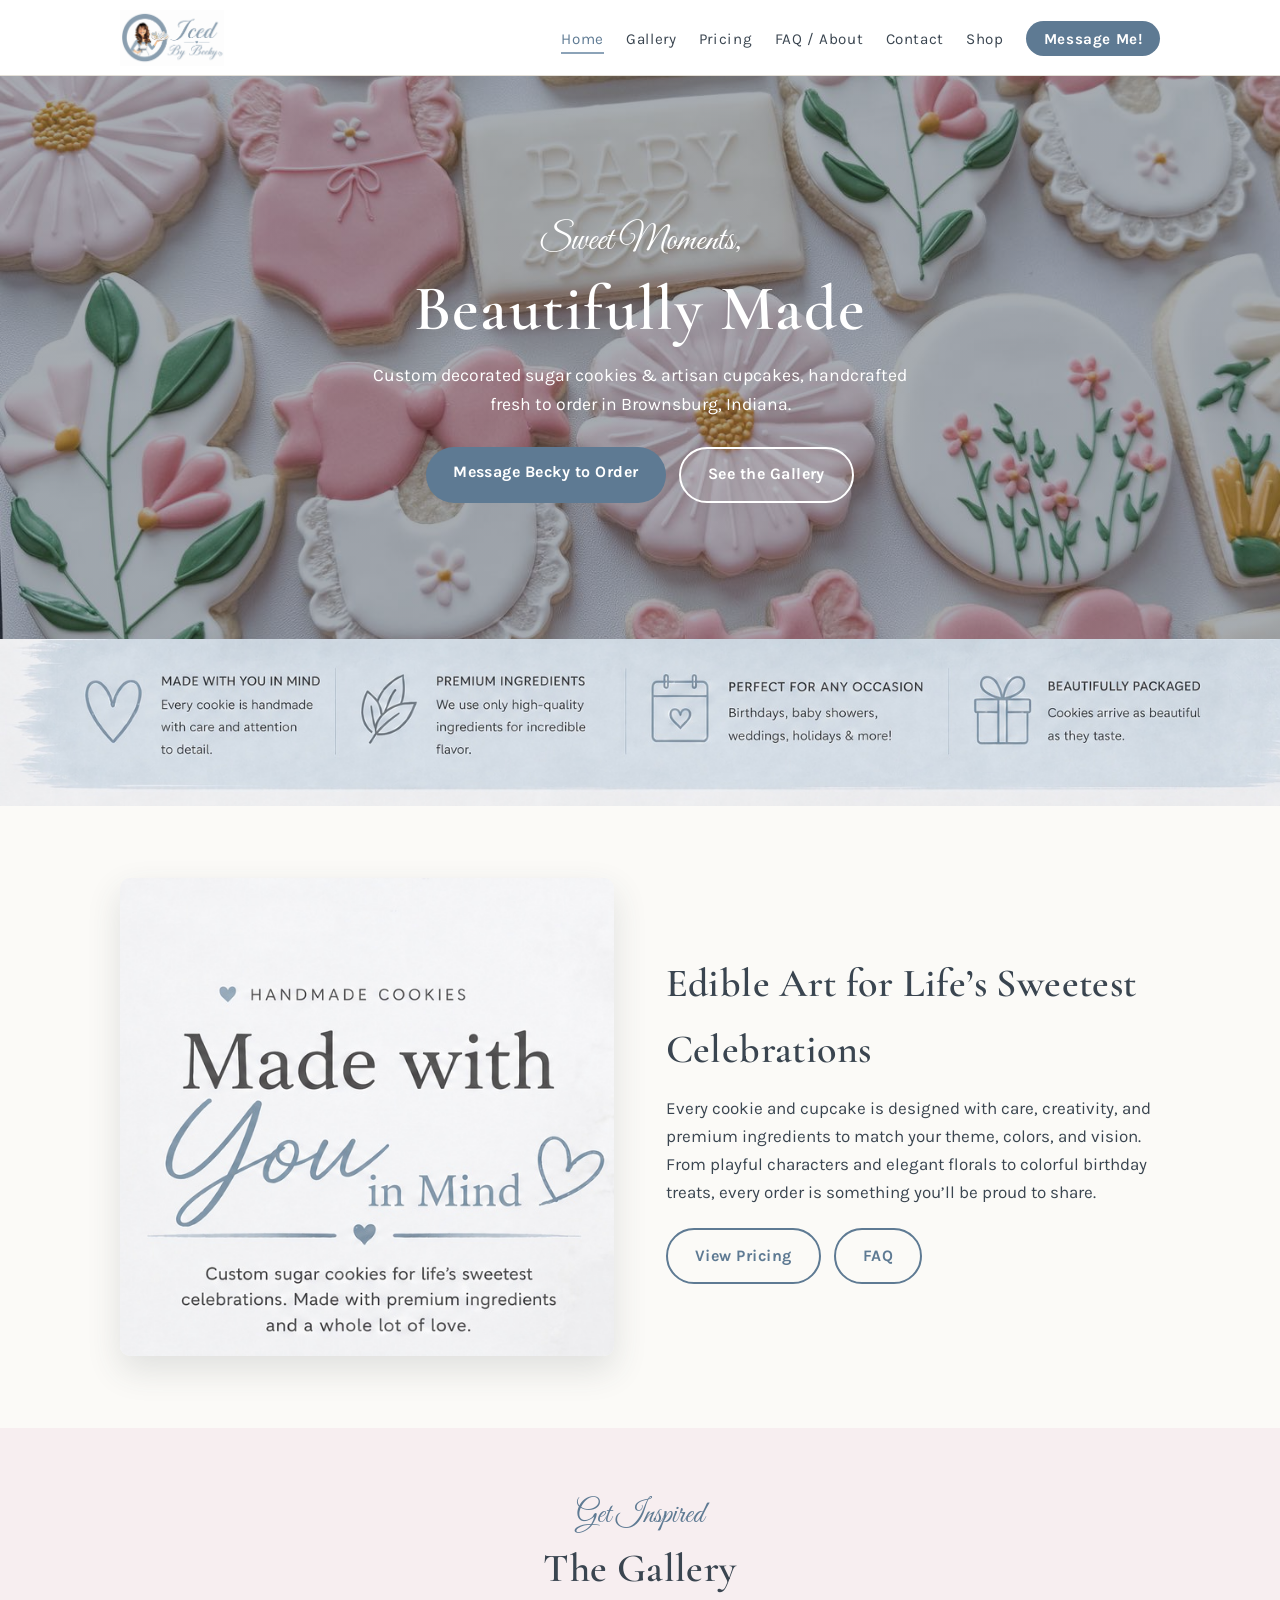
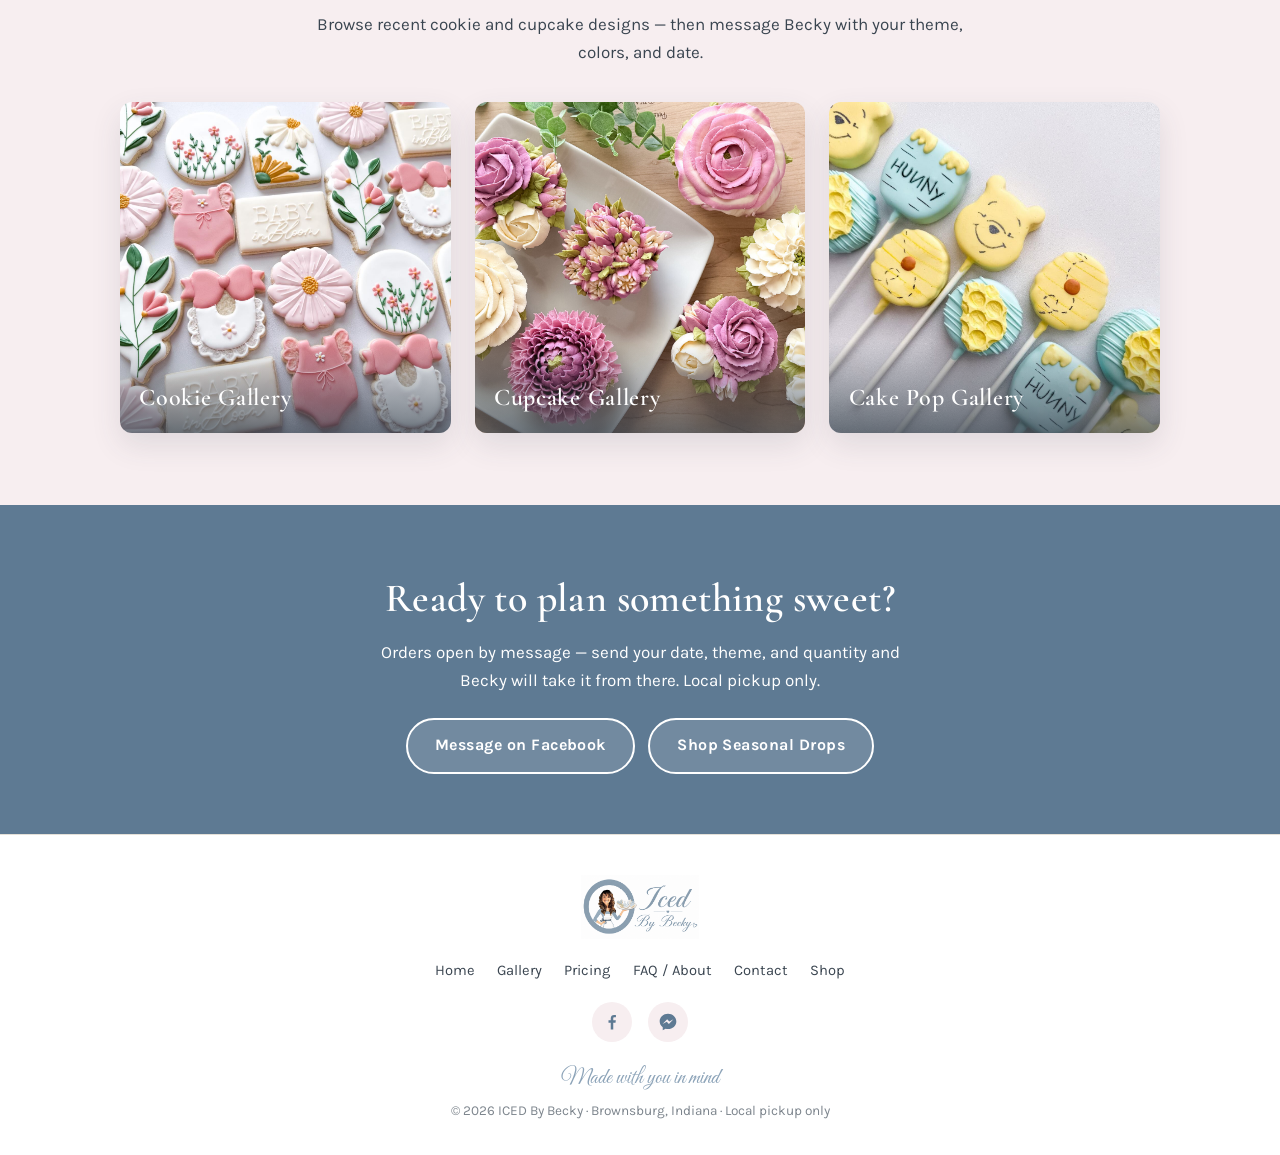
<file: index.html>
<!DOCTYPE html>
<html lang="en">
<head>
<meta charset="UTF-8">
<meta name="viewport" content="width=device-width, initial-scale=1">
<title>ICED By Becky | Custom Sugar Cookies &amp; Cupcakes | Brownsburg, IN</title>
<meta name="description" content="Handcrafted custom decorated sugar cookies and artisan cupcakes made fresh to order in Brownsburg, Indiana. Made with you in mind — local pickup only.">
<link rel="icon" type="image/png" href="images/logo.png">
<link rel="preconnect" href="https://fonts.googleapis.com">
<link rel="preconnect" href="https://fonts.gstatic.com" crossorigin>
<link href="https://fonts.googleapis.com/css2?family=Cormorant+Garamond:wght@500;600;700&family=Great+Vibes&family=Karla:wght@400;700&display=swap" rel="stylesheet">
<link rel="stylesheet" href="css/style.css">
</head>
<body>

<header class="site-header">
  <div class="header-inner">
    <a class="logo-link" href="index.html" aria-label="ICED By Becky home">
      <img src="images/logo.png" alt="ICED By Becky logo">
    </a>
    <input type="checkbox" id="nav-toggle" class="nav-toggle" aria-hidden="true">
    <label for="nav-toggle" class="nav-toggle-label" aria-label="Open menu"><span></span></label>
    <nav class="site-nav" aria-label="Main navigation">
      <ul>
        <li><a href="index.html" aria-current="page">Home</a></li>
        <li><a href="gallery.html">Gallery</a></li>
        <li><a href="pricing.html">Pricing</a></li>
        <li><a href="faq-about.html">FAQ / About</a></li>
        <li><a href="contact.html">Contact</a></li>
        <li><a href="https://icedbybecky.square.site/" target="_blank" rel="noopener">Shop</a></li>
        <li><a class="nav-cta" href="https://m.me/618246288639868" target="_blank" rel="noopener">Message Me!</a></li>
      </ul>
    </nav>
  </div>
</header>

<main>

  <section class="hero" style="background-image:url('images/cookies-baby-bloom.jpg');">
    <span class="eyebrow">Sweet Moments,</span>
    <h1>Beautifully Made</h1>
    <p class="sub">Custom decorated sugar cookies &amp; artisan cupcakes, handcrafted fresh to order in Brownsburg, Indiana.</p>
    <div class="btn-row">
      <a class="btn btn-solid" href="https://m.me/618246288639868" target="_blank" rel="noopener">Message Becky to Order</a>
      <a class="btn btn-ghost" href="gallery.html">See the Gallery</a>
    </div>
  </section>

  <div class="ribbon-band" role="img" aria-label="Made with you in mind. Premium ingredients. Perfect for any occasion. Beautifully packaged.">
    <img src="images/ribbon-band.jpg" alt="">
  </div>

  <section class="section">
    <div class="wrap">
      <div class="feature">
        <img src="images/made-with-you.jpg" alt="Made with You in Mind — handmade cookies badge">
        <div class="txt">
          <h2>Edible Art for Life&rsquo;s Sweetest Celebrations</h2>
          <p>Every cookie and cupcake is designed with care, creativity, and premium ingredients to match your theme, colors, and vision. From playful characters and elegant florals to colorful birthday treats, every order is something you&rsquo;ll be proud to share.</p>
          <div class="btn-row">
            <a class="btn btn-outline" href="pricing.html">View Pricing</a>
            <a class="btn btn-outline" href="faq-about.html">FAQ</a>
          </div>
        </div>
      </div>
    </div>
  </section>

  <section class="section section-pink">
    <div class="wrap">
      <div class="section-head">
        <span class="script-eyebrow">Get Inspired</span>
        <h2>The Gallery</h2>
        <p>Browse recent cookie and cupcake designs — then message Becky with your theme, colors, and date.</p>
      </div>
      <div class="gallery-cards gallery-cards-3">
        <a class="gallery-card" href="cookie-gallery.html">
          <img src="images/cookies-baby-bloom.jpg" alt="Custom decorated baby shower sugar cookies in pink florals">
          <figcaption>Cookie Gallery</figcaption>
        </a>
        <a class="gallery-card" href="cupcake-gallery.html">
          <img src="images/cupcakes-floral.jpg" alt="Buttercream flower cupcakes in pink and cream">
          <figcaption>Cupcake Gallery</figcaption>
        </a>
        <a class="gallery-card" href="cakepop-gallery.html">
          <img src="images/cakepops-winnie-pooh.jpg" alt="Winnie the Pooh themed decorated cake pops">
          <figcaption>Cake Pop Gallery</figcaption>
        </a>
      </div>
    </div>
  </section>

  <section class="cta-band">
    <h2>Ready to plan something sweet?</h2>
    <p>Orders open by message — send your date, theme, and quantity and Becky will take it from there. Local pickup only.</p>
    <div class="btn-row">
      <a class="btn btn-ghost" href="https://m.me/618246288639868" target="_blank" rel="noopener">Message on Facebook</a>
      <a class="btn btn-ghost" href="https://icedbybecky.square.site/s/order" target="_blank" rel="noopener">Shop Seasonal Drops</a>
    </div>
  </section>

</main>

<footer class="site-footer">
  <div class="wrap">
    <a class="footer-logo" href="index.html"><img src="images/logo.png" alt="ICED By Becky"></a>
    <nav class="footer-nav" aria-label="Footer navigation">
      <ul>
        <li><a href="index.html">Home</a></li>
        <li><a href="gallery.html">Gallery</a></li>
        <li><a href="pricing.html">Pricing</a></li>
        <li><a href="faq-about.html">FAQ / About</a></li>
        <li><a href="contact.html">Contact</a></li>
        <li><a href="https://icedbybecky.square.site/s/order" target="_blank" rel="noopener">Shop</a></li>
      </ul>
    </nav>
    <div class="footer-social">
      <a href="https://www.facebook.com/ICEDByBecky" target="_blank" rel="noopener" aria-label="ICED By Becky on Facebook">
        <svg viewBox="0 0 24 24" aria-hidden="true"><path d="M13.5 21v-8h2.7l.4-3.1h-3.1V7.9c0-.9.3-1.5 1.6-1.5h1.6V3.6c-.3 0-1.2-.1-2.3-.1-2.3 0-3.9 1.4-3.9 4v2.4H7.8V13h2.7v8h3z"/></svg>
      </a>
      <a href="https://m.me/618246288639868" target="_blank" rel="noopener" aria-label="Message ICED By Becky on Messenger">
        <svg viewBox="0 0 24 24" aria-hidden="true"><path d="M12 2C6.5 2 2 6.1 2 11.2c0 2.9 1.4 5.5 3.7 7.2V22l3.4-1.9c.9.3 1.9.4 2.9.4 5.5 0 10-4.1 10-9.2S17.5 2 12 2zm1.1 12.4-2.6-2.7-5 2.7 5.5-5.8 2.6 2.7 4.9-2.7-5.4 5.8z"/></svg>
      </a>
    </div>
    <p class="footer-fine">
      <span class="script">Made with you in mind</span>
      &copy; 2026 ICED By Becky &middot; Brownsburg, Indiana &middot; Local pickup only
    </p>
  </div>
</footer>

</body>
</html>
</file>
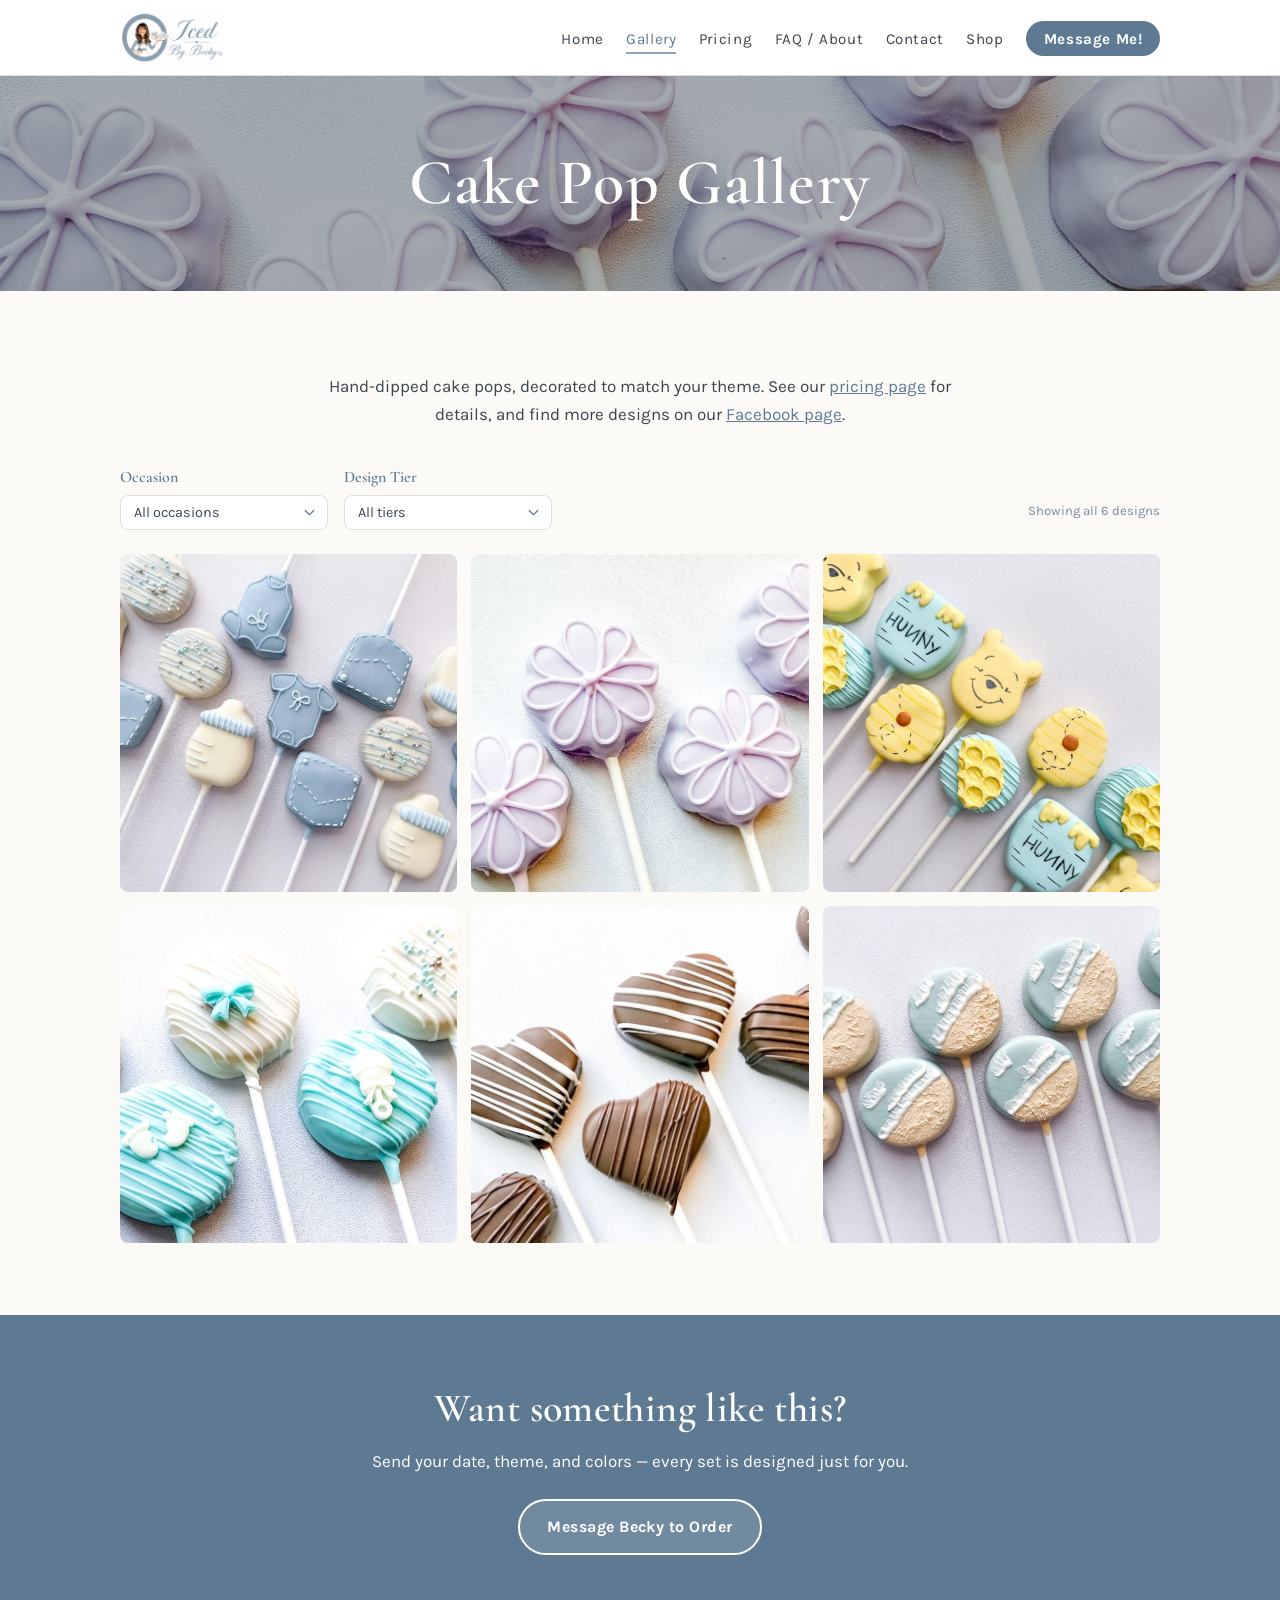
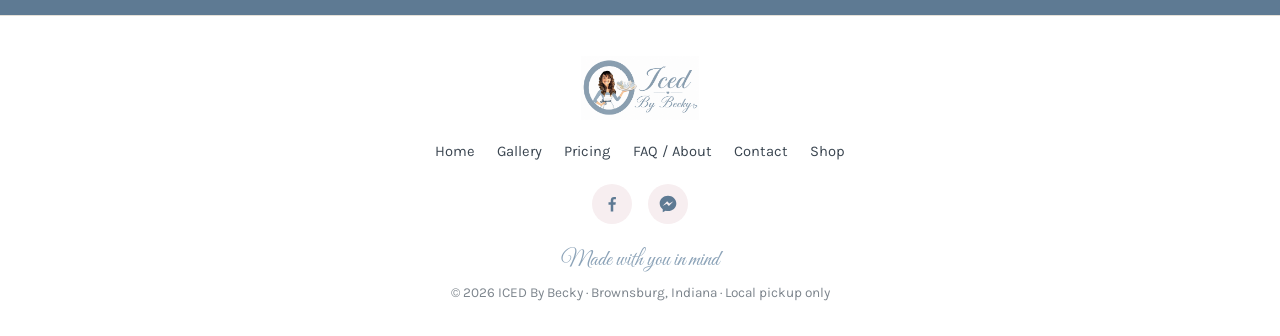
<file: cakepop-gallery.html>
<!DOCTYPE html>
<html lang="en">
<head>
<meta charset="UTF-8">
<meta name="viewport" content="width=device-width, initial-scale=1">
<title>Cake Pop Gallery | ICED By Becky</title>
<meta name="description" content="Hand-dipped decorated cake pops by ICED By Becky in Brownsburg, IN.">
<link rel="icon" type="image/png" href="images/logo.png">
<link rel="preconnect" href="https://fonts.googleapis.com">
<link rel="preconnect" href="https://fonts.gstatic.com" crossorigin>
<link href="https://fonts.googleapis.com/css2?family=Cormorant+Garamond:wght@500;600;700&family=Great+Vibes&family=Karla:wght@400;700&display=swap" rel="stylesheet">
<link rel="stylesheet" href="css/style.css">
<style>
/* Gallery filters — self-contained, no dependency on css/style.css */
.gallery-filters {
  display: flex; flex-wrap: wrap; align-items: flex-end;
  gap: 1rem; margin-bottom: 1.5rem;
}
.filter-field { display: flex; flex-direction: column; gap: 0.3rem; }
.filter-field label {
  font-family: "Cormorant Garamond", Georgia, serif;
  font-size: 1rem; font-weight: 600; color: #5e7a93;
}
.filter-field select {
  font-family: "Karla", -apple-system, "Segoe UI", sans-serif;
  font-size: 0.9rem; color: #3a4550; background-color: #ffffff;
  border: 1px solid #e4e0d8; border-radius: 8px;
  padding: 0.5rem 2rem 0.5rem 0.8rem; min-width: 13rem; cursor: pointer;
  -webkit-appearance: none; -moz-appearance: none; appearance: none;
  background-image: url("data:image/svg+xml;charset=utf-8,%3Csvg xmlns='http://www.w3.org/2000/svg' viewBox='0 0 12 8'%3E%3Cpath fill='none' stroke='%235e7a93' stroke-width='1.5' d='M1 1.5 6 6.5l5-5'/%3E%3C/svg%3E");
  background-repeat: no-repeat; background-position: right 0.75rem center; background-size: 0.7rem;
}
.filter-field select:hover { border-color: #8ca3b8; }
.filter-reset {
  font-family: "Karla", -apple-system, "Segoe UI", sans-serif;
  font-size: 0.8rem; color: #5e7a93; background: none; border: none;
  border-bottom: 1px solid #8ca3b8; padding: 0 0 0.15rem;
  margin-bottom: 0.55rem; cursor: pointer;
}
.filter-reset:hover { color: #3a4550; border-bottom-color: #3a4550; }
.filter-count {
  font-size: 0.82rem; color: #5e7a93; opacity: 0.85; margin: 0 0 0.55rem auto;
}
.gallery-empty {
  text-align: center; padding: 2rem 1rem;
  background: #f7eef0; border-radius: 8px; margin-top: 1rem;
}
@media (max-width: 560px) {
  .gallery-filters { gap: 0.75rem; }
  .filter-field { width: 100%; }
  .filter-field select { width: 100%; min-width: 0; }
  .filter-count { margin: 0; width: 100%; }
}
</style>
</head>
<body>

<header class="site-header">
  <div class="header-inner">
    <a class="logo-link" href="index.html" aria-label="ICED By Becky home">
      <img src="images/logo.png" alt="ICED By Becky logo">
    </a>
    <input type="checkbox" id="nav-toggle" class="nav-toggle" aria-hidden="true">
    <label for="nav-toggle" class="nav-toggle-label" aria-label="Open menu"><span></span></label>
    <nav class="site-nav" aria-label="Main navigation">
      <ul>
        <li><a href="index.html">Home</a></li>
        <li><a href="gallery.html" aria-current="page">Gallery</a></li>
        <li><a href="pricing.html">Pricing</a></li>
        <li><a href="faq-about.html">FAQ / About</a></li>
        <li><a href="contact.html">Contact</a></li>
        <li><a href="https://icedbybecky.square.site/s/order" target="_blank" rel="noopener">Shop</a></li>
        <li><a class="nav-cta" href="https://m.me/618246288639868" target="_blank" rel="noopener">Message Me!</a></li>
      </ul>
    </nav>
  </div>
</header>

<main>

  <section class="hero page-hero" style="background-image:url('images/cakepops-purple-flowers.jpg');">
    <h1>Cake Pop Gallery</h1>
  </section>

  <section class="section">
    <div class="wrap">
      <div class="section-head">
        <p>Hand-dipped cake pops, decorated to match your theme. See our <a href="pricing.html">pricing page</a> for details, and find more designs on our
        <a href="https://www.facebook.com/ICEDByBecky" target="_blank" rel="noopener">Facebook page</a>.</p>
      </div>
      <div class="gallery-filters">
        <div class="filter-field">
          <label for="filter-occasion">Occasion</label>
          <select id="filter-occasion" data-axis="occasion">
            <option value="all">All occasions</option>
            <option value="baby-showers">Baby Showers</option>
            <option value="seasonal">Seasonal</option>
            <option value="other">Other</option>
          </select>
        </div>
        <div class="filter-field">
          <label for="filter-tier">Design Tier</label>
          <select id="filter-tier" data-axis="tier">
            <option value="all">All tiers</option>
            <option value="standard">Standard</option>
            <option value="moderate">Moderate</option>
            <option value="elaborate">Elaborate</option>
          </select>
        </div>
        <button type="button" class="filter-reset" data-filter-reset style="display:none">Clear filters</button>
        <p class="filter-count" data-filter-count aria-live="polite"></p>
      </div>
      <div class="gallery-grid" data-gallery-grid>
        <img src="images/cakepops-blue-baby-shower.jpg" alt="Blue baby shower cake pops with denim onesies, bottles, and pockets in white chocolate and soft blue with sprinkles" loading="lazy" data-occasion="baby-showers" data-tier="moderate">
        <img src="images/cakepops-purple-flowers.jpg" alt="Lavender cake pops with piped daisy flower detail" loading="lazy" data-occasion="other" data-tier="moderate">
        <img src="images/cakepops-winnie-pooh.jpg" alt="Classic Winnie the Pooh cake pops with Pooh faces, hunny pots, beehives, and honeycomb" loading="lazy" data-occasion="baby-showers" data-tier="elaborate">
        <img src="images/cakepops-baby-shower-blue.jpg" alt="Baby shower cake pops in blue and white with drizzle, baby feet, bows, and rattles" loading="lazy" data-occasion="baby-showers" data-tier="moderate">
        <img src="images/cakepops-chocolate-hearts.jpg" alt="Chocolate-dipped heart cake pops with white and dark chocolate drizzle" loading="lazy" data-occasion="seasonal" data-tier="standard">
        <img src="images/cakepops-coastal-blue.jpg" alt="Coastal-themed cake pops half-dipped in soft blue and sandy cream with white wave drizzle" loading="lazy" data-occasion="other" data-tier="moderate">
      </div>
      <p class="gallery-empty" data-gallery-empty style="display:none">No designs match that combination yet &mdash; try another tier or occasion, or <a href="https://m.me/618246288639868" target="_blank" rel="noopener">message Becky</a> about a custom set.</p>
    </div>
  </section>

  <section class="cta-band">
    <h2>Want something like this?</h2>
    <p>Send your date, theme, and colors — every set is designed just for you.</p>
    <div class="btn-row">
      <a class="btn btn-ghost" href="https://m.me/618246288639868" target="_blank" rel="noopener">Message Becky to Order</a>
    </div>
  </section>

</main>

<script>
/* ICED By Becky — gallery filtering.
   Two dropdowns (occasion + tier) combined with AND. State is mirrored to the URL
   (?occasion=birthdays&tier=elaborate) so filtered views can be linked from the
   pricing page and shared.

   Hiding is done by writing style.display directly on the element. That is
   deliberate: an inline style outranks every stylesheet rule, so filtering keeps
   working even if css/style.css is stale, cached, or never redeployed. The
   [hidden] attribute is set alongside it for assistive tech, but is NOT relied
   on for the visual result — css/style.css declares `img { display: block; }`,
   which overrides the browser default of [hidden] { display: none }. */
(function () {
  var grid = document.querySelector('[data-gallery-grid]');
  if (!grid) return;

  var selects = Array.prototype.slice.call(document.querySelectorAll('.gallery-filters select'));
  var tiles   = Array.prototype.slice.call(grid.querySelectorAll('[data-occasion]'));
  var countEl = document.querySelector('[data-filter-count]');
  var emptyEl = document.querySelector('[data-gallery-empty]');
  var resetEl = document.querySelector('[data-filter-reset]');
  var state   = { occasion: 'all', tier: 'all' };

  function selectFor(axis) {
    for (var i = 0; i < selects.length; i++) {
      if (selects[i].dataset.axis === axis) return selects[i];
    }
    return null;
  }

  function isValid(axis, value) {
    var sel = selectFor(axis);
    if (!sel) return false;
    for (var i = 0; i < sel.options.length; i++) {
      if (sel.options[i].value === value) return true;
    }
    return false;
  }

  function readURL() {
    var params = new URLSearchParams(window.location.search);
    ['occasion', 'tier'].forEach(function (axis) {
      var v = (params.get(axis) || '').toLowerCase();
      if (v && isValid(axis, v)) state[axis] = v;
    });
  }

  function writeURL() {
    var params = new URLSearchParams(window.location.search);
    ['occasion', 'tier'].forEach(function (axis) {
      if (state[axis] === 'all') { params.delete(axis); }
      else { params.set(axis, state[axis]); }
    });
    var qs = params.toString();
    history.replaceState(null, '', window.location.pathname + (qs ? '?' + qs : ''));
  }

  function apply() {
    var shown = 0;
    tiles.forEach(function (tile) {
      var visible = (state.occasion === 'all' || tile.dataset.occasion === state.occasion) &&
                    (state.tier     === 'all' || tile.dataset.tier     === state.tier);
      if (visible) {
        tile.style.display = '';
        tile.removeAttribute('hidden');
        shown++;
      } else {
        tile.style.display = 'none';
        tile.setAttribute('hidden', '');
      }
    });

    selects.forEach(function (sel) { sel.value = state[sel.dataset.axis]; });

    var filtering = state.occasion !== 'all' || state.tier !== 'all';
    if (resetEl) {
      resetEl.style.display = filtering ? '' : 'none';
      if (filtering) { resetEl.removeAttribute('hidden'); }
      else { resetEl.setAttribute('hidden', ''); }
    }
    if (emptyEl) {
      emptyEl.style.display = shown === 0 ? '' : 'none';
      if (shown === 0) { emptyEl.removeAttribute('hidden'); }
      else { emptyEl.setAttribute('hidden', ''); }
    }
    if (countEl) {
      countEl.textContent = filtering
        ? 'Showing ' + shown + ' of ' + tiles.length + ' designs'
        : 'Showing all ' + tiles.length + ' designs';
    }
  }

  selects.forEach(function (sel) {
    sel.addEventListener('change', function () {
      state[sel.dataset.axis] = sel.value;
      apply();
      writeURL();
    });
  });

  if (resetEl) {
    resetEl.addEventListener('click', function () {
      state.occasion = 'all'; state.tier = 'all';
      apply(); writeURL();
    });
  }

  /* Auto-count: fill each dropdown option with the live number of matching tiles,
     computed from the grid itself on page load. Because the numbers are derived
     from the actual <img> tags, adding or removing a photo updates the counts
     automatically — there are no hardcoded totals to maintain or accidentally
     desync. Each option's base label is preserved in data-label so re-running is
     safe. */
  function updateCounts() {
    selects.forEach(function (sel) {
      var axis = sel.dataset.axis;
      Array.prototype.forEach.call(sel.options, function (opt) {
        if (opt.dataset.label === undefined) {
          opt.dataset.label = opt.textContent.replace(/\s*\(\d+\)\s*$/, '');
        }
        var base = opt.dataset.label;
        if (opt.value === 'all') { opt.textContent = base; return; }
        var n = tiles.filter(function (t) { return t.dataset[axis] === opt.value; }).length;
        opt.textContent = base + ' (' + n + ')';
      });
    });
  }

  updateCounts();
  readURL();
  apply();
})();
</script>

<footer class="site-footer">
  <div class="wrap">
    <a class="footer-logo" href="index.html"><img src="images/logo.png" alt="ICED By Becky"></a>
    <nav class="footer-nav" aria-label="Footer navigation">
      <ul>
        <li><a href="index.html">Home</a></li>
        <li><a href="gallery.html">Gallery</a></li>
        <li><a href="pricing.html">Pricing</a></li>
        <li><a href="faq-about.html">FAQ / About</a></li>
        <li><a href="contact.html">Contact</a></li>
        <li><a href="https://icedbybecky.square.site/s/order" target="_blank" rel="noopener">Shop</a></li>
      </ul>
    </nav>
    <div class="footer-social">
      <a href="https://www.facebook.com/ICEDByBecky" target="_blank" rel="noopener" aria-label="ICED By Becky on Facebook">
        <svg viewBox="0 0 24 24" aria-hidden="true"><path d="M13.5 21v-8h2.7l.4-3.1h-3.1V7.9c0-.9.3-1.5 1.6-1.5h1.6V3.6c-.3 0-1.2-.1-2.3-.1-2.3 0-3.9 1.4-3.9 4v2.4H7.8V13h2.7v8h3z"/></svg>
      </a>
      <a href="https://m.me/618246288639868" target="_blank" rel="noopener" aria-label="Message ICED By Becky on Messenger">
        <svg viewBox="0 0 24 24" aria-hidden="true"><path d="M12 2C6.5 2 2 6.1 2 11.2c0 2.9 1.4 5.5 3.7 7.2V22l3.4-1.9c.9.3 1.9.4 2.9.4 5.5 0 10-4.1 10-9.2S17.5 2 12 2zm1.1 12.4-2.6-2.7-5 2.7 5.5-5.8 2.6 2.7 4.9-2.7-5.4 5.8z"/></svg>
      </a>
    </div>
    <p class="footer-fine">
      <span class="script">Made with you in mind</span>
      &copy; 2026 ICED By Becky &middot; Brownsburg, Indiana &middot; Local pickup only
    </p>
  </div>
</footer>

</body>
</html>
</file>
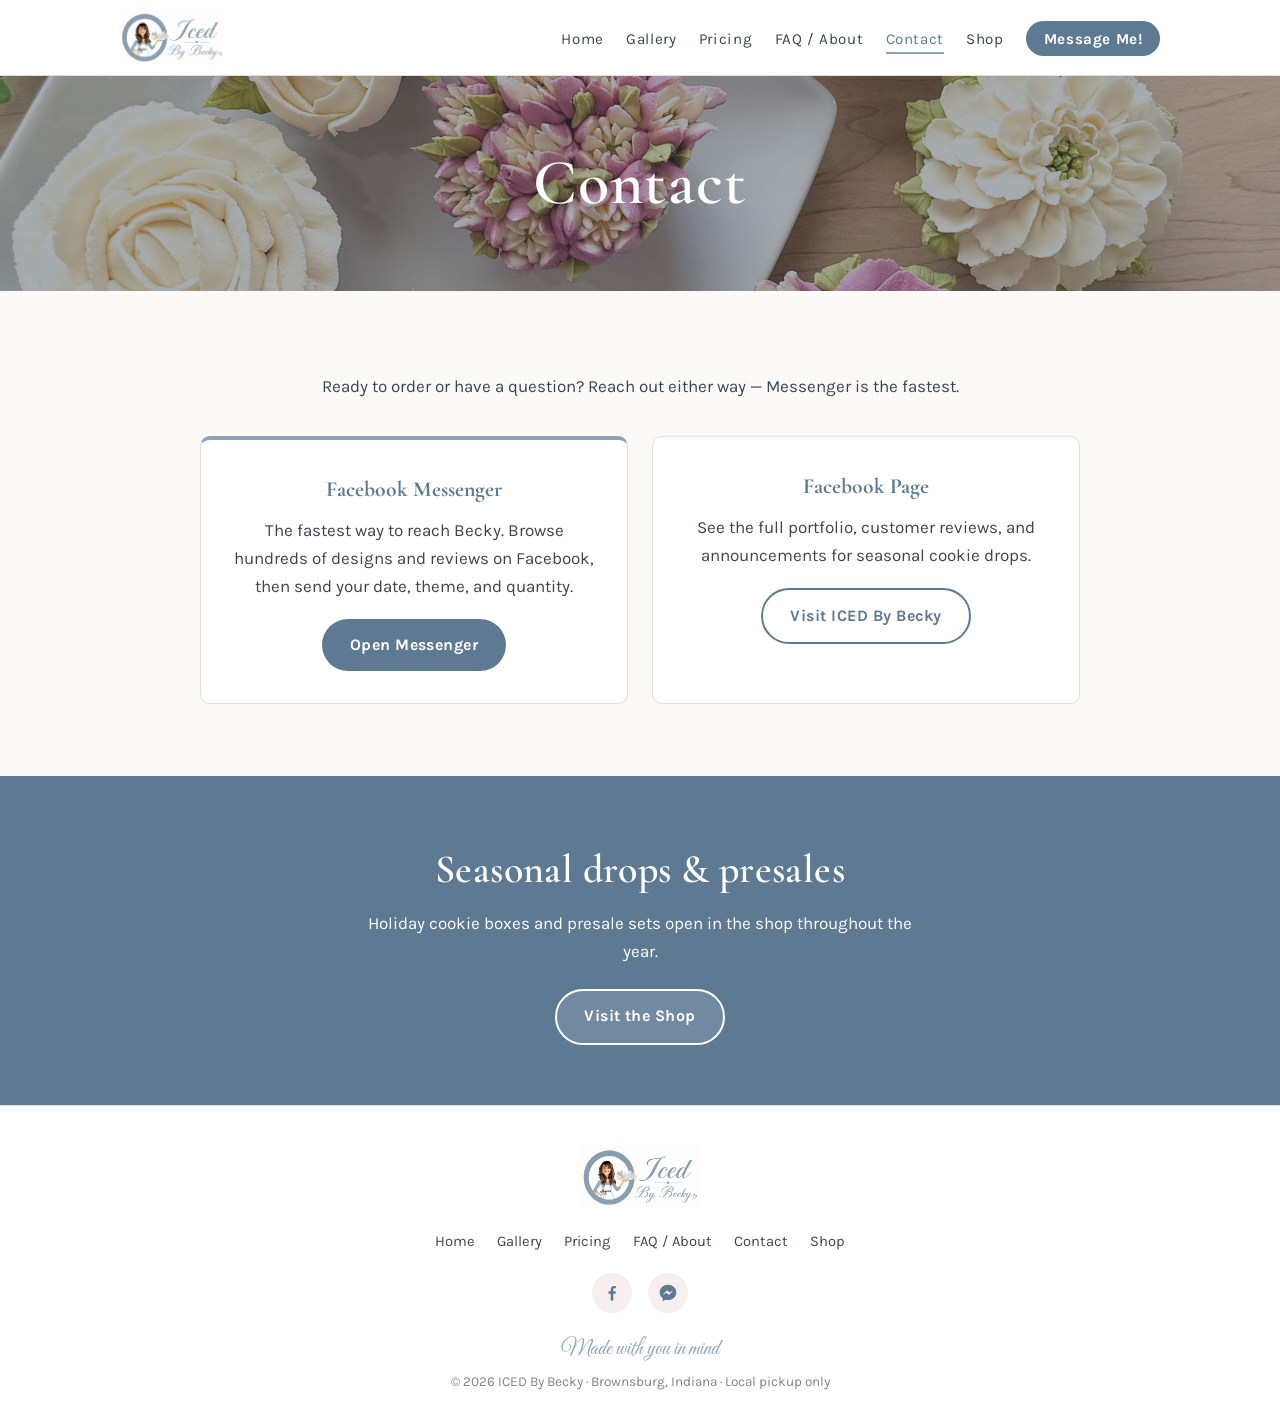
<file: contact.html>
<!DOCTYPE html>
<html lang="en">
<head>
<meta charset="UTF-8">
<meta name="viewport" content="width=device-width, initial-scale=1">
<title>Contact | ICED By Becky</title>
<meta name="description" content="Contact ICED By Becky — message on Facebook Messenger to order custom cookies and cupcakes in Brownsburg, IN.">
<link rel="icon" type="image/png" href="images/logo.png">
<link rel="preconnect" href="https://fonts.googleapis.com">
<link rel="preconnect" href="https://fonts.gstatic.com" crossorigin>
<link href="https://fonts.googleapis.com/css2?family=Cormorant+Garamond:wght@500;600;700&family=Great+Vibes&family=Karla:wght@400;700&display=swap" rel="stylesheet">
<link rel="stylesheet" href="css/style.css">
</head>
<body>

<header class="site-header">
  <div class="header-inner">
    <a class="logo-link" href="index.html" aria-label="ICED By Becky home">
      <img src="images/logo.png" alt="ICED By Becky logo">
    </a>
    <input type="checkbox" id="nav-toggle" class="nav-toggle" aria-hidden="true">
    <label for="nav-toggle" class="nav-toggle-label" aria-label="Open menu"><span></span></label>
    <nav class="site-nav" aria-label="Main navigation">
      <ul>
        <li><a href="index.html">Home</a></li>
        <li><a href="gallery.html">Gallery</a></li>
        <li><a href="pricing.html">Pricing</a></li>
        <li><a href="faq-about.html">FAQ / About</a></li>
        <li><a href="contact.html" aria-current="page">Contact</a></li>
        <li><a href="https://icedbybecky.square.site/" target="_blank" rel="noopener">Shop</a></li>
        <li><a class="nav-cta" href="https://m.me/618246288639868" target="_blank" rel="noopener">Message Me!</a></li>
      </ul>
    </nav>
  </div>
</header>

<main>

  <section class="hero page-hero" style="background-image:url('images/cupcakes-floral.jpg');">
    <h1>Contact</h1>
  </section>

  <section class="section">
    <div class="wrap">
      <div class="section-head">
        <p>Ready to order or have a question? Reach out either way &mdash; Messenger is the fastest.</p>
      </div>
      <div class="contact-cards">
        <div class="contact-card primary">
          <h3>Facebook Messenger</h3>
          <p>The fastest way to reach Becky. Browse hundreds of designs and reviews on Facebook, then send your date, theme, and quantity.</p>
          <a class="btn btn-solid" href="https://m.me/618246288639868" target="_blank" rel="noopener">Open Messenger</a>
        </div>
        <div class="contact-card">
          <h3>Facebook Page</h3>
          <p>See the full portfolio, customer reviews, and announcements for seasonal cookie drops.</p>
          <a class="btn btn-outline" href="https://www.facebook.com/ICEDByBecky" target="_blank" rel="noopener">Visit ICED By Becky</a>
        </div>
      </div>
    </div>
  </section>

  <section class="cta-band">
    <h2>Seasonal drops &amp; presales</h2>
    <p>Holiday cookie boxes and presale sets open in the shop throughout the year.</p>
    <div class="btn-row">
      <a class="btn btn-ghost" href="https://icedbybecky.square.site/s/order" target="_blank" rel="noopener">Visit the Shop</a>
    </div>
  </section>

</main>

<footer class="site-footer">
  <div class="wrap">
    <a class="footer-logo" href="index.html"><img src="images/logo.png" alt="ICED By Becky"></a>
    <nav class="footer-nav" aria-label="Footer navigation">
      <ul>
        <li><a href="index.html">Home</a></li>
        <li><a href="gallery.html">Gallery</a></li>
        <li><a href="pricing.html">Pricing</a></li>
        <li><a href="faq-about.html">FAQ / About</a></li>
        <li><a href="contact.html">Contact</a></li>
        <li><a href="https://icedbybecky.square.site/s/order" target="_blank" rel="noopener">Shop</a></li>
      </ul>
    </nav>
    <div class="footer-social">
      <a href="https://www.facebook.com/ICEDByBecky" target="_blank" rel="noopener" aria-label="ICED By Becky on Facebook">
        <svg viewBox="0 0 24 24" aria-hidden="true"><path d="M13.5 21v-8h2.7l.4-3.1h-3.1V7.9c0-.9.3-1.5 1.6-1.5h1.6V3.6c-.3 0-1.2-.1-2.3-.1-2.3 0-3.9 1.4-3.9 4v2.4H7.8V13h2.7v8h3z"/></svg>
      </a>
      <a href="https://m.me/618246288639868" target="_blank" rel="noopener" aria-label="Message ICED By Becky on Messenger">
        <svg viewBox="0 0 24 24" aria-hidden="true"><path d="M12 2C6.5 2 2 6.1 2 11.2c0 2.9 1.4 5.5 3.7 7.2V22l3.4-1.9c.9.3 1.9.4 2.9.4 5.5 0 10-4.1 10-9.2S17.5 2 12 2zm1.1 12.4-2.6-2.7-5 2.7 5.5-5.8 2.6 2.7 4.9-2.7-5.4 5.8z"/></svg>
      </a>
    </div>
    <p class="footer-fine">
      <span class="script">Made with you in mind</span>
      &copy; 2026 ICED By Becky &middot; Brownsburg, Indiana &middot; Local pickup only
    </p>
  </div>
</footer>

</body>
</html>
</file>
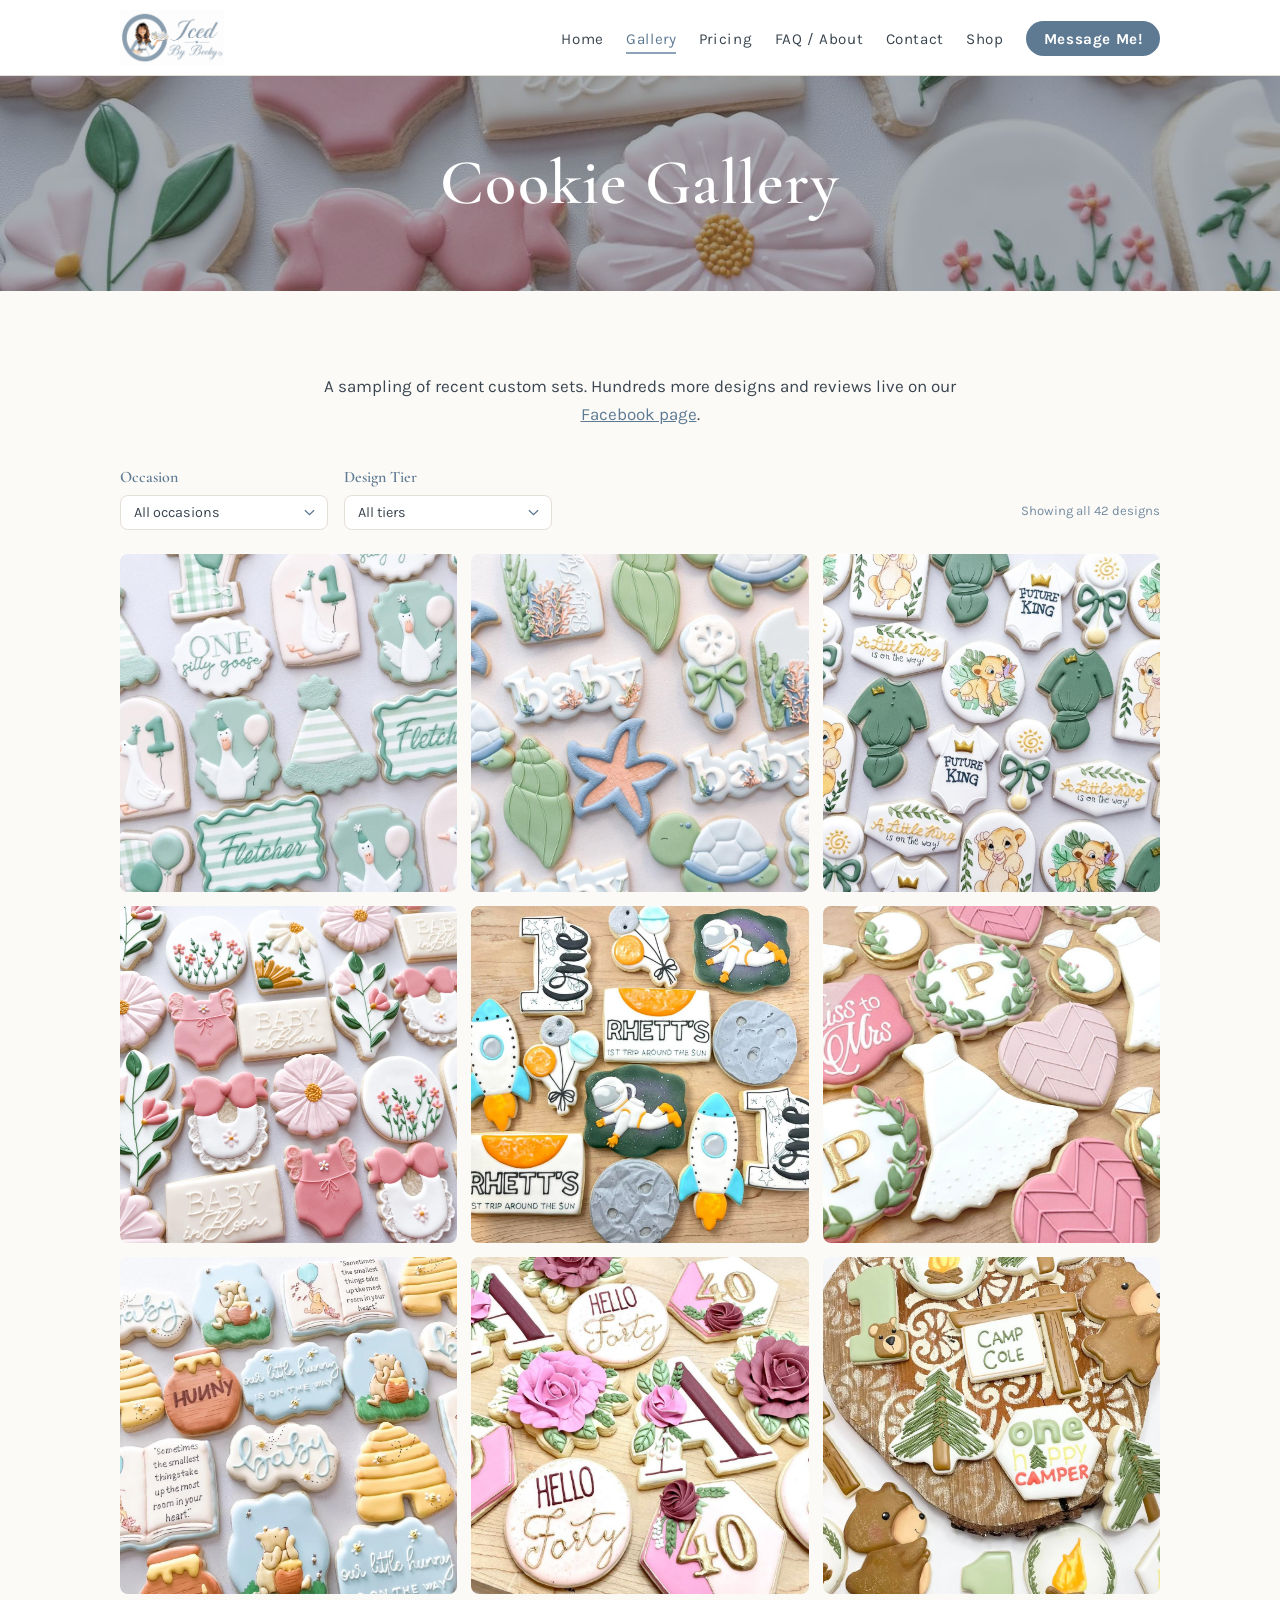
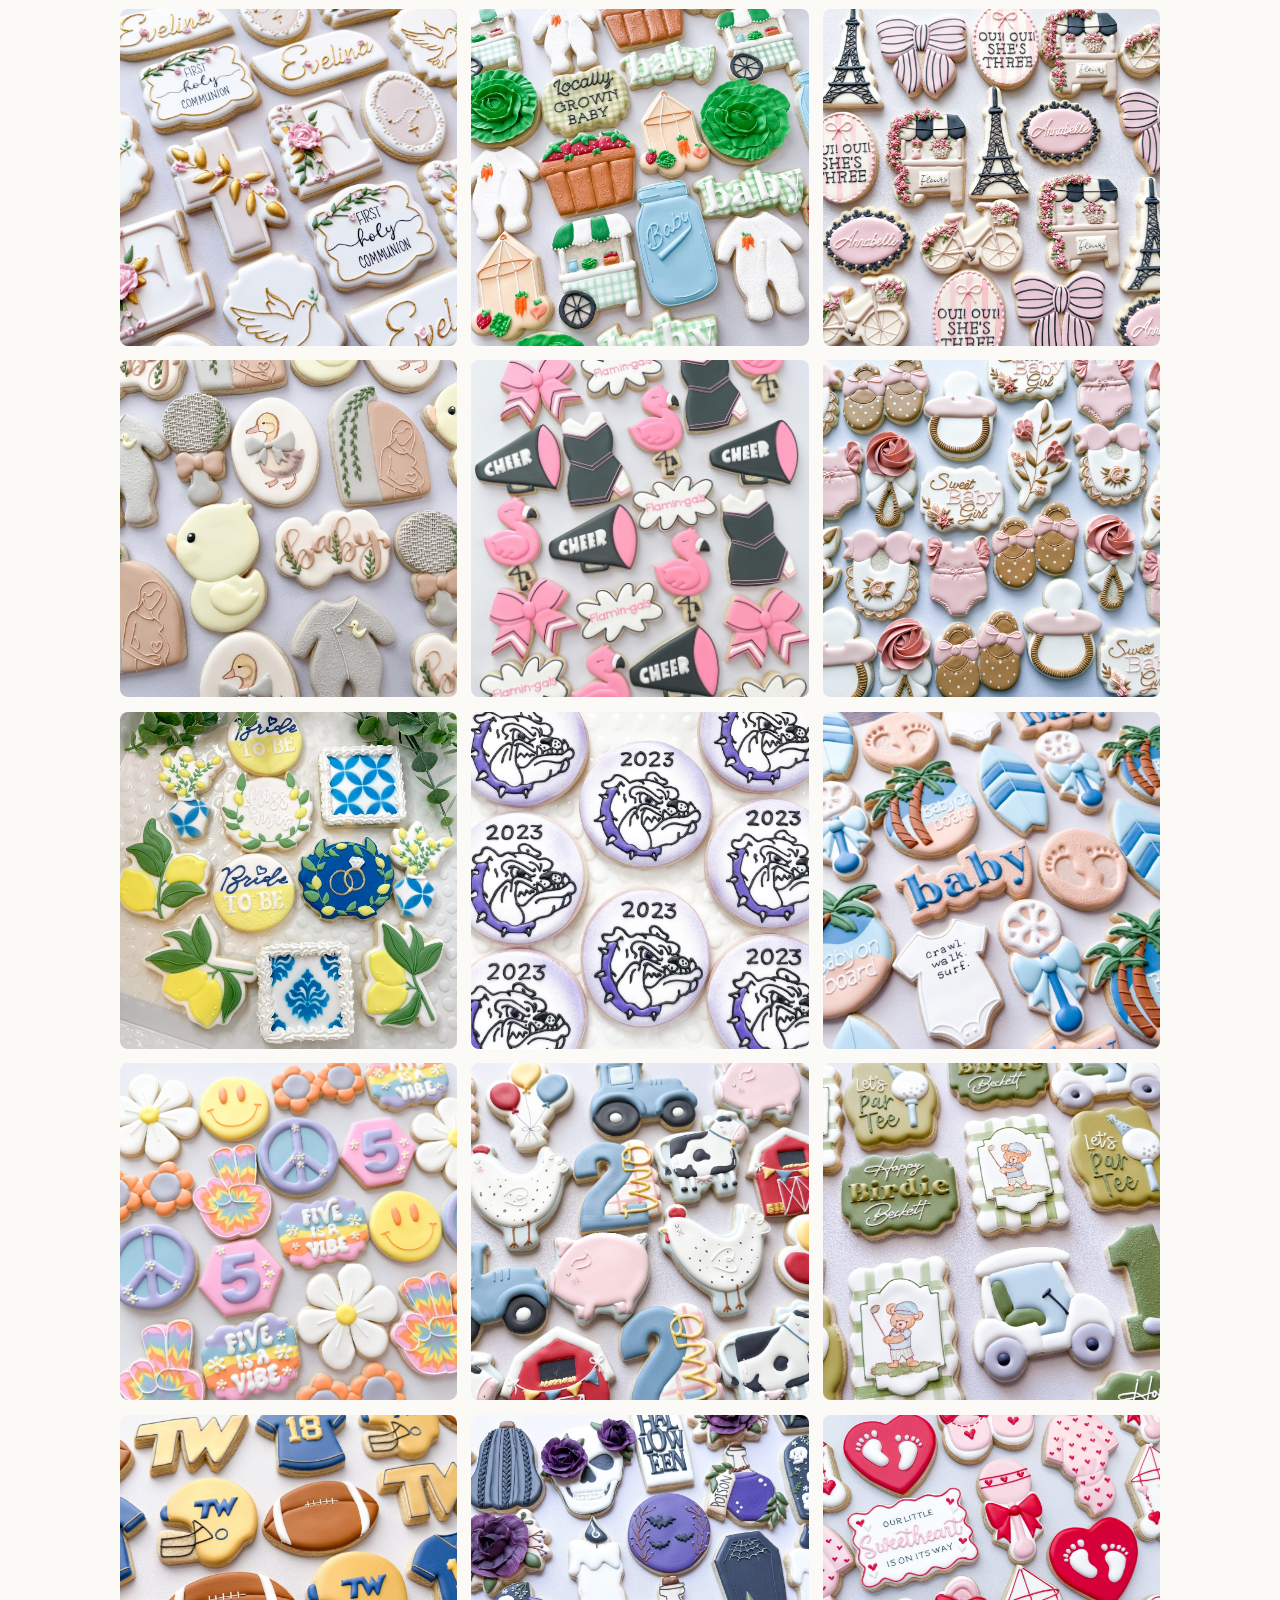
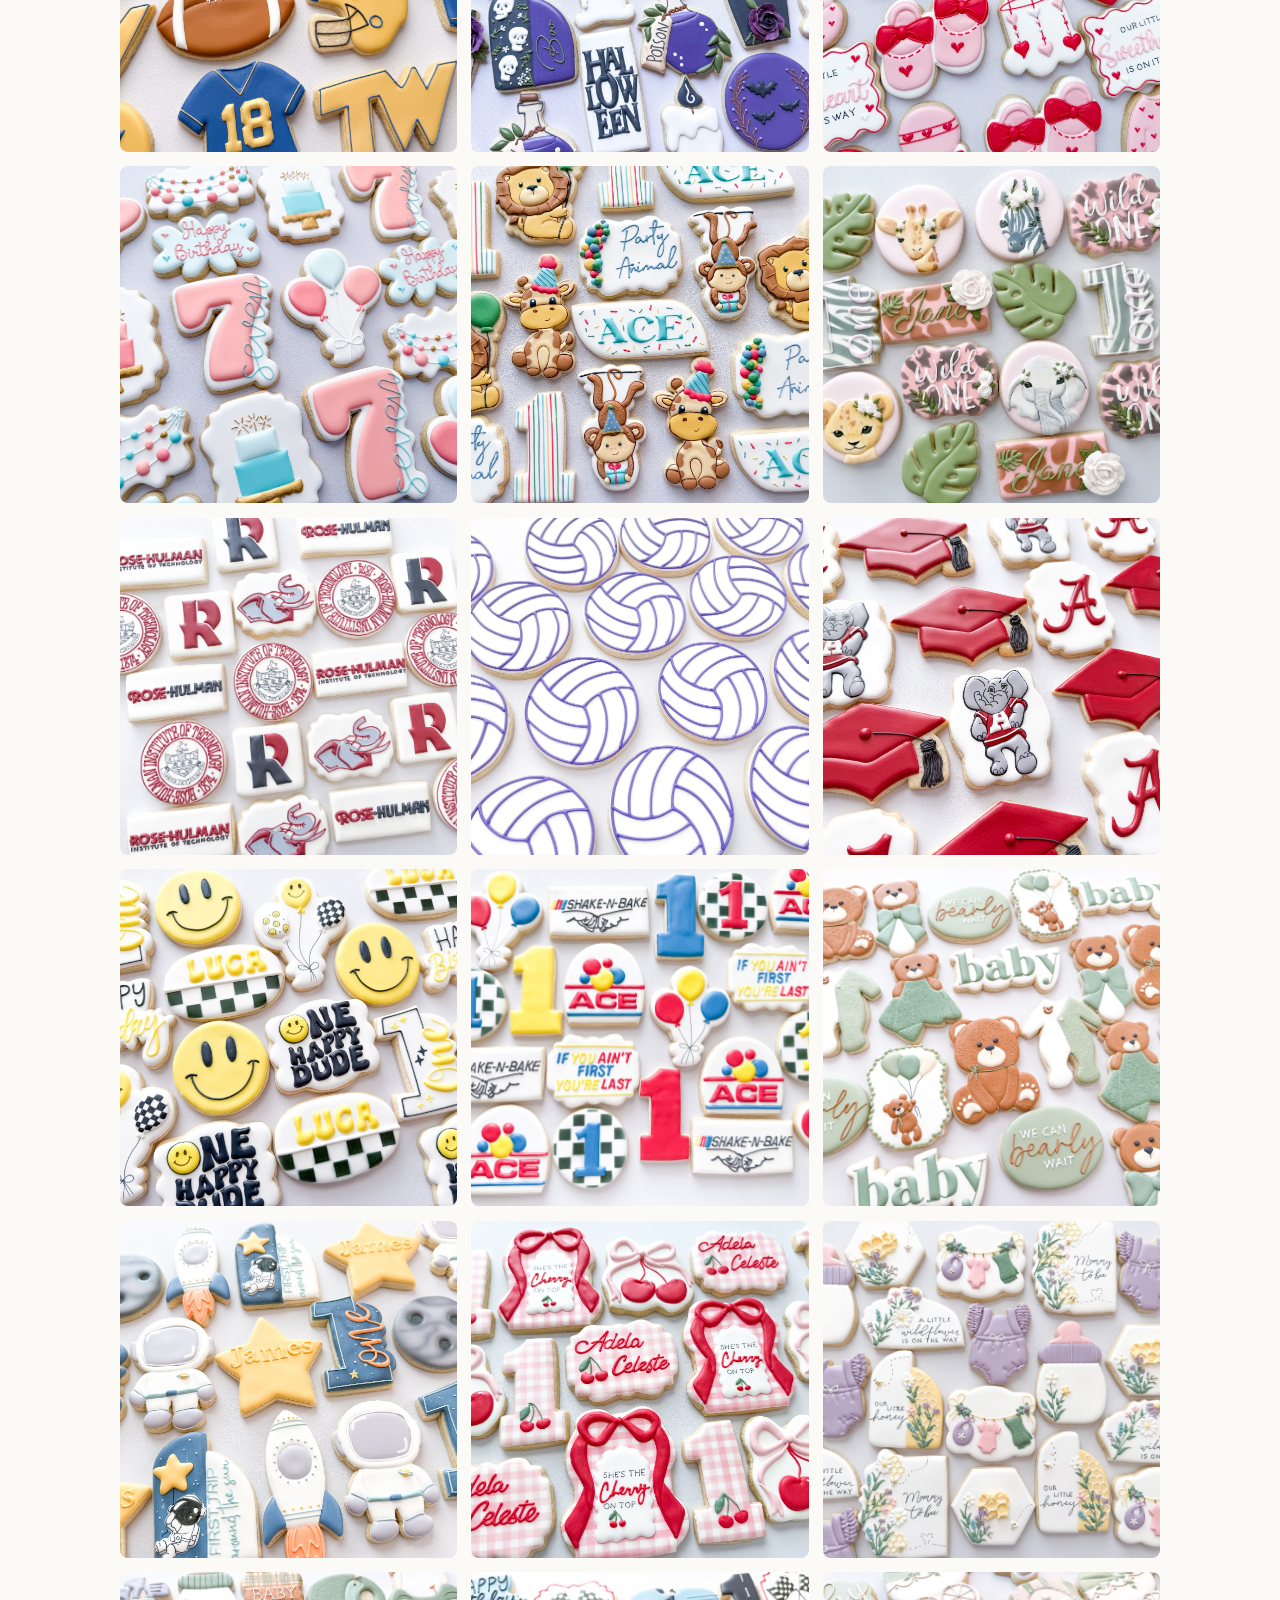
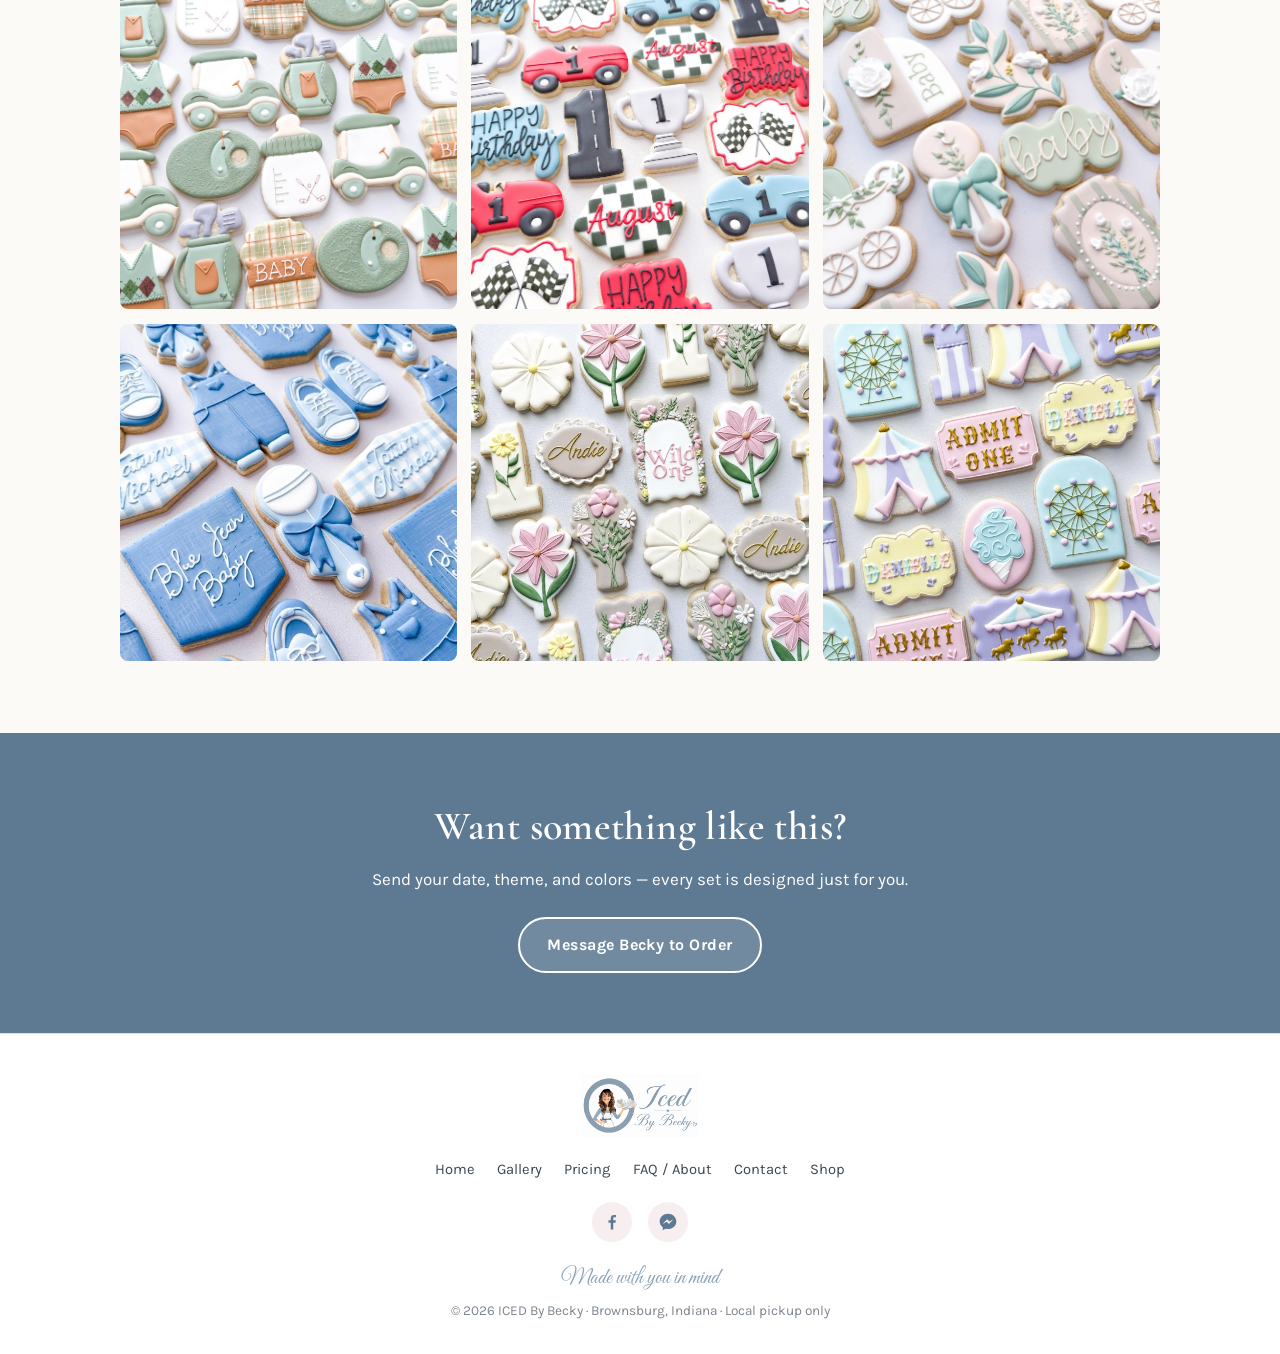
<file: cookie-gallery.html>
<!DOCTYPE html>
<html lang="en">
<head>
<meta charset="UTF-8">
<meta name="viewport" content="width=device-width, initial-scale=1">
<title>Cookie Gallery | ICED By Becky</title>
<meta name="description" content="Custom decorated sugar cookie designs by ICED By Becky — baby showers, weddings, birthdays, holidays, and more.">
<link rel="icon" type="image/png" href="images/logo.png">
<link rel="preconnect" href="https://fonts.googleapis.com">
<link rel="preconnect" href="https://fonts.gstatic.com" crossorigin>
<link href="https://fonts.googleapis.com/css2?family=Cormorant+Garamond:wght@500;600;700&family=Great+Vibes&family=Karla:wght@400;700&display=swap" rel="stylesheet">
<link rel="stylesheet" href="css/style.css">
<style>
/* Gallery filters — self-contained, no dependency on css/style.css */
.gallery-filters {
  display: flex; flex-wrap: wrap; align-items: flex-end;
  gap: 1rem; margin-bottom: 1.5rem;
}
.filter-field { display: flex; flex-direction: column; gap: 0.3rem; }
.filter-field label {
  font-family: "Cormorant Garamond", Georgia, serif;
  font-size: 1rem; font-weight: 600; color: #5e7a93;
}
.filter-field select {
  font-family: "Karla", -apple-system, "Segoe UI", sans-serif;
  font-size: 0.9rem; color: #3a4550; background-color: #ffffff;
  border: 1px solid #e4e0d8; border-radius: 8px;
  padding: 0.5rem 2rem 0.5rem 0.8rem; min-width: 13rem; cursor: pointer;
  -webkit-appearance: none; -moz-appearance: none; appearance: none;
  background-image: url("data:image/svg+xml;charset=utf-8,%3Csvg xmlns='http://www.w3.org/2000/svg' viewBox='0 0 12 8'%3E%3Cpath fill='none' stroke='%235e7a93' stroke-width='1.5' d='M1 1.5 6 6.5l5-5'/%3E%3C/svg%3E");
  background-repeat: no-repeat; background-position: right 0.75rem center; background-size: 0.7rem;
}
.filter-field select:hover { border-color: #8ca3b8; }
.filter-reset {
  font-family: "Karla", -apple-system, "Segoe UI", sans-serif;
  font-size: 0.8rem; color: #5e7a93; background: none; border: none;
  border-bottom: 1px solid #8ca3b8; padding: 0 0 0.15rem;
  margin-bottom: 0.55rem; cursor: pointer;
}
.filter-reset:hover { color: #3a4550; border-bottom-color: #3a4550; }
.filter-count {
  font-size: 0.82rem; color: #5e7a93; opacity: 0.85; margin: 0 0 0.55rem auto;
}
.gallery-empty {
  text-align: center; padding: 2rem 1rem;
  background: #f7eef0; border-radius: 8px; margin-top: 1rem;
}
@media (max-width: 560px) {
  .gallery-filters { gap: 0.75rem; }
  .filter-field { width: 100%; }
  .filter-field select { width: 100%; min-width: 0; }
  .filter-count { margin: 0; width: 100%; }
}
</style>
</head>
<body>

<header class="site-header">
  <div class="header-inner">
    <a class="logo-link" href="index.html" aria-label="ICED By Becky home">
      <img src="images/logo.png" alt="ICED By Becky logo">
    </a>
    <input type="checkbox" id="nav-toggle" class="nav-toggle" aria-hidden="true">
    <label for="nav-toggle" class="nav-toggle-label" aria-label="Open menu"><span></span></label>
    <nav class="site-nav" aria-label="Main navigation">
      <ul>
        <li><a href="index.html">Home</a></li>
        <li><a href="gallery.html" aria-current="page">Gallery</a></li>
        <li><a href="pricing.html">Pricing</a></li>
        <li><a href="faq-about.html">FAQ / About</a></li>
        <li><a href="contact.html">Contact</a></li>
        <li><a href="https://icedbybecky.square.site/" target="_blank" rel="noopener">Shop</a></li>
        <li><a class="nav-cta" href="https://m.me/618246288639868" target="_blank" rel="noopener">Message Me!</a></li>
      </ul>
    </nav>
  </div>
</header>

<main>

  <section class="hero page-hero" style="background-image:url('images/cookies-baby-bloom.jpg');">
    <h1>Cookie Gallery</h1>
  </section>

  <section class="section">
    <div class="wrap">
      <div class="section-head">
        <p>A sampling of recent custom sets. Hundreds more designs and reviews live on our
        <a href="https://www.facebook.com/ICEDByBecky" target="_blank" rel="noopener">Facebook page</a>.</p>
      </div>
      <div class="gallery-filters">
        <div class="filter-field">
          <label for="filter-occasion">Occasion</label>
          <select id="filter-occasion" data-axis="occasion">
            <option value="all">All occasions</option>
            <option value="weddings">Weddings</option>
            <option value="birthdays">Birthdays</option>
            <option value="baby-showers">Baby Showers</option>
            <option value="graduations">Graduations</option>
            <option value="school-spirit">School Spirit</option>
            <option value="religious">Religious</option>
            <option value="seasonal">Seasonal</option>
          </select>
        </div>
        <div class="filter-field">
          <label for="filter-tier">Design Tier</label>
          <select id="filter-tier" data-axis="tier">
            <option value="all">All tiers</option>
            <option value="standard">Standard</option>
            <option value="moderate">Moderate</option>
            <option value="elaborate">Elaborate</option>
          </select>
        </div>
        <button type="button" class="filter-reset" data-filter-reset style="display:none">Clear filters</button>
        <p class="filter-count" data-filter-count aria-live="polite"></p>
      </div>
      <div class="gallery-grid" data-gallery-grid>
        <img src="images/cookies-silly-goose-first.jpg" alt="One Silly Goose first birthday cookies with party hat geese, balloons, gingham number one, and striped name plaques in sage and blush" loading="lazy" data-occasion="birthdays" data-tier="moderate">
        <img src="images/cookies-sea-baby-shower.jpg" alt="Under the sea baby shower cookies with sea turtles, starfish, shells, sand dollar rattles, coral, and baby name plaques in soft blue, sage, and coral" loading="lazy" data-occasion="baby-showers" data-tier="moderate">
        <img src="images/cookies-future-king-baby.jpg" alt="A Little King baby shower cookies with hand-painted lion cubs, Future King onesies, crowns, sun rattles, and sage green sleepers" loading="lazy" data-occasion="baby-showers" data-tier="elaborate">
        <img src="images/cookies-baby-bloom.jpg" alt="Baby in Bloom shower cookies with pink florals, rompers, and bibs" loading="lazy" data-occasion="baby-showers" data-tier="moderate">
        <img src="images/cookies-space-first-birthday.jpg" alt="Space themed first birthday cookies with rockets, astronauts, moons, and a custom name plaque" loading="lazy" data-occasion="birthdays" data-tier="moderate">
        <img src="images/cookies-miss-to-mrs.jpg" alt="Miss to Mrs bridal shower cookies with wedding dresses, diamond rings, and gold monograms" loading="lazy" data-occasion="weddings" data-tier="moderate">
        <img src="images/cookies-winnie-pooh-baby.jpg" alt="Classic Winnie the Pooh baby shower cookies with hunny pots, beehives, and storybook scenes" loading="lazy" data-occasion="baby-showers" data-tier="elaborate">
        <img src="images/cookies-hello-forty.jpg" alt="Hello Forty birthday cookies with buttercream roses, gold lettering, and monograms" loading="lazy" data-occasion="birthdays" data-tier="elaborate">
        <img src="images/cookies-happy-camper.jpg" alt="One Happy Camper first birthday cookies with bears, pine trees, campfires, and a custom camp sign" loading="lazy" data-occasion="birthdays" data-tier="moderate">
        <img src="images/cookies-first-communion.jpg" alt="First Holy Communion cookies with gold crosses, doves, rosaries, pink roses, and custom name" loading="lazy" data-occasion="religious" data-tier="moderate">
        <img src="images/cookies-farmers-market-baby.jpg" alt="Farmers market baby shower cookies with produce carts, strawberry baskets, and gingham lettering" loading="lazy" data-occasion="baby-showers" data-tier="moderate">
        <img src="images/cookies-paris-birthday.jpg" alt="Paris themed birthday cookies with Eiffel Towers, flower carts, bicycles, and striped bows" loading="lazy" data-occasion="birthdays" data-tier="elaborate">
        <img src="images/cookies-duckling-baby.jpg" alt="Duckling baby shower cookies in soft neutrals with watercolor ducks, rattles, and sleepers" loading="lazy" data-occasion="baby-showers" data-tier="elaborate">
        <img src="images/cookies-flamingals-cheer.jpg" alt="Flamin-gals cheer cookies with flamingos, megaphones, uniforms, and bows" loading="lazy" data-occasion="birthdays" data-tier="moderate">
        <img src="images/cookies-sweet-baby-girl.jpg" alt="Sweet Baby Girl shower cookies with rosette rattles, booties, pacifiers, and florals in blush and tan" loading="lazy" data-occasion="baby-showers" data-tier="elaborate">
        <img src="images/cookies-lemon-bridal.jpg" alt="Lemon and blue tile bridal shower cookies with Bride to Be plaques and gold wedding rings" loading="lazy" data-occasion="weddings" data-tier="moderate">
        <img src="images/cookies-bulldogs-2023.jpg" alt="Bulldog mascot graduation cookies with hand-piped 2023 details" loading="lazy" data-occasion="school-spirit" data-tier="moderate">
        <img src="images/cookies-baby-on-board.jpg" alt="Baby on Board surf themed shower cookies with surfboards, palm trees, and sand dollars" loading="lazy" data-occasion="baby-showers" data-tier="moderate">
        <img src="images/cookies-five-is-a-vibe.jpg" alt="Five is a Vibe groovy birthday cookies with peace signs, smiley faces, daisies, and tie-dye" loading="lazy" data-occasion="birthdays" data-tier="elaborate">
        <img src="images/cookies-farm-second-birthday.jpg" alt="Farm themed second birthday cookies with tractors, barns, cows, pigs, and chickens" loading="lazy" data-occasion="birthdays" data-tier="moderate">
        <img src="images/cookies-golf-partee-first.jpg" alt="Let's Par-Tee golf first birthday cookies with hand-painted teddy bear golfer, golf carts, and plaid" loading="lazy" data-occasion="birthdays" data-tier="elaborate">
        <img src="images/cookies-tw-football.jpg" alt="Football cookies in blue and gold with jerseys, helmets, footballs, and TW monograms" loading="lazy" data-occasion="school-spirit" data-tier="moderate">
        <img src="images/cookies-floral-halloween.jpg" alt="Floral gothic Halloween cookies with skulls, purple roses, coffins, candles, and poison bottles" loading="lazy" data-occasion="seasonal" data-tier="elaborate">
        <img src="images/cookies-sweetheart-baby.jpg" alt="Our Little Sweetheart Valentine baby shower cookies with baby feet hearts, rattles, and booties" loading="lazy" data-occasion="baby-showers" data-tier="moderate">
        <img src="images/cookies-seven-birthday.jpg" alt="Seventh birthday cookies in coral and blue with balloons, tiered cakes, and party garland" loading="lazy" data-occasion="birthdays" data-tier="moderate">
        <img src="images/cookies-party-animal-ace.jpg" alt="Party Animal safari first birthday cookies with lions, giraffes, monkeys, and custom name plaques" loading="lazy" data-occasion="birthdays" data-tier="elaborate">
        <img src="images/cookies-wild-one-safari.jpg" alt="Wild One safari birthday cookies with hand-painted giraffe, zebra, elephant, and lion cub" loading="lazy" data-occasion="birthdays" data-tier="elaborate">
        <img src="images/cookies-rose-hulman.jpg" alt="Rose-Hulman Institute of Technology cookies with logos, seals, and elephant mascot" loading="lazy" data-occasion="school-spirit" data-tier="elaborate">
        <img src="images/cookies-volleyballs.jpg" alt="Volleyball cookies with purple piped detail on round white icing" loading="lazy" data-occasion="school-spirit" data-tier="standard">
        <img src="images/cookies-alabama-grad.jpg" alt="Alabama graduation cookies with Big Al mascot, crimson grad caps, and script A logos" loading="lazy" data-occasion="graduations" data-tier="moderate">
        <img src="images/cookies-one-happy-dude.jpg" alt="One Happy Dude first birthday cookies with smiley faces, checkered accents, and balloons" loading="lazy" data-occasion="birthdays" data-tier="moderate">
        <img src="images/cookies-shake-n-bake-ace.jpg" alt="Racing themed first birthday cookies with Shake-N-Bake plaques, checkered flags, and balloons" loading="lazy" data-occasion="birthdays" data-tier="moderate">
        <img src="images/cookies-bearly-wait-baby.jpg" alt="We Can Bearly Wait baby shower cookies with sage teddy bears, sleepers, and balloons" loading="lazy" data-occasion="baby-showers" data-tier="moderate">
        <img src="images/cookies-space-trip-sun.jpg" alt="First Trip Around the Sun space birthday cookies with astronauts, rockets, moons, and name stars" loading="lazy" data-occasion="birthdays" data-tier="moderate">
        <img src="images/cookies-cherry-on-top.jpg" alt="She's the Cherry on Top first birthday cookies with pink gingham, cherries, and bows" loading="lazy" data-occasion="birthdays" data-tier="moderate">
        <img src="images/cookies-mommy-to-bee.jpg" alt="Mommy to Bee wildflower baby shower cookies with honeycomb, bees, lavender rompers, and bottles" loading="lazy" data-occasion="baby-showers" data-tier="elaborate">
        <img src="images/cookies-golf-baby-shower.jpg" alt="Golf themed baby shower cookies with argyle onesies, golf carts, club bags, and plaid" loading="lazy" data-occasion="baby-showers" data-tier="moderate">
        <img src="images/cookies-race-car-august.jpg" alt="Vintage race car first birthday cookies with trophies, checkered flags, and custom name" loading="lazy" data-occasion="birthdays" data-tier="moderate">
        <img src="images/cookies-sage-floral-baby.jpg" alt="Sage and cream floral baby shower cookies with vintage prams, rattles, and piped roses" loading="lazy" data-occasion="baby-showers" data-tier="moderate">
        <img src="images/cookies-blue-jean-baby.jpg" alt="Blue Jean Baby denim-themed baby shower cookies with overalls, baby sneakers, gingham name plaques, rattles, and script lettering in shades of blue" loading="lazy" data-occasion="baby-showers" data-tier="moderate">
        <img src="images/cookies-wild-one-wildflower.jpg" alt="Wild One wildflower first birthday cookies with pink and yellow daisies, floral number ones, lace-edged name plaques, and Wild One lettering" loading="lazy" data-occasion="birthdays" data-tier="elaborate">
        <img src="images/cookies-pastel-carnival.jpg" alt="Pastel carnival first birthday cookies with Ferris wheels, circus tents, carousels, cotton candy, Admit One tickets, and name plaques in lavender, pink, yellow, and blue" loading="lazy" data-occasion="birthdays" data-tier="moderate">
      </div>
      <p class="gallery-empty" data-gallery-empty style="display:none">No designs match that combination yet &mdash; try another tier or occasion, or <a href="https://m.me/618246288639868" target="_blank" rel="noopener">message Becky</a> about a custom set.</p>
    </div>
  </section>

  <section class="cta-band">
    <h2>Want something like this?</h2>
    <p>Send your date, theme, and colors — every set is designed just for you.</p>
    <div class="btn-row">
      <a class="btn btn-ghost" href="https://m.me/618246288639868" target="_blank" rel="noopener">Message Becky to Order</a>
    </div>
  </section>

</main>

<script>
/* ICED By Becky — gallery filtering.
   Two dropdowns (occasion + tier) combined with AND. State is mirrored to the URL
   (?occasion=birthdays&tier=elaborate) so filtered views can be linked from the
   pricing page and shared.

   Hiding is done by writing style.display directly on the element. That is
   deliberate: an inline style outranks every stylesheet rule, so filtering keeps
   working even if css/style.css is stale, cached, or never redeployed. The
   [hidden] attribute is set alongside it for assistive tech, but is NOT relied
   on for the visual result — css/style.css declares `img { display: block; }`,
   which overrides the browser default of [hidden] { display: none }. */
(function () {
  var grid = document.querySelector('[data-gallery-grid]');
  if (!grid) return;

  var selects = Array.prototype.slice.call(document.querySelectorAll('.gallery-filters select'));
  var tiles   = Array.prototype.slice.call(grid.querySelectorAll('[data-occasion]'));
  var countEl = document.querySelector('[data-filter-count]');
  var emptyEl = document.querySelector('[data-gallery-empty]');
  var resetEl = document.querySelector('[data-filter-reset]');
  var state   = { occasion: 'all', tier: 'all' };

  function selectFor(axis) {
    for (var i = 0; i < selects.length; i++) {
      if (selects[i].dataset.axis === axis) return selects[i];
    }
    return null;
  }

  function isValid(axis, value) {
    var sel = selectFor(axis);
    if (!sel) return false;
    for (var i = 0; i < sel.options.length; i++) {
      if (sel.options[i].value === value) return true;
    }
    return false;
  }

  function readURL() {
    var params = new URLSearchParams(window.location.search);
    ['occasion', 'tier'].forEach(function (axis) {
      var v = (params.get(axis) || '').toLowerCase();
      if (v && isValid(axis, v)) state[axis] = v;
    });
  }

  function writeURL() {
    var params = new URLSearchParams(window.location.search);
    ['occasion', 'tier'].forEach(function (axis) {
      if (state[axis] === 'all') { params.delete(axis); }
      else { params.set(axis, state[axis]); }
    });
    var qs = params.toString();
    history.replaceState(null, '', window.location.pathname + (qs ? '?' + qs : ''));
  }

  function apply() {
    var shown = 0;
    tiles.forEach(function (tile) {
      var visible = (state.occasion === 'all' || tile.dataset.occasion === state.occasion) &&
                    (state.tier     === 'all' || tile.dataset.tier     === state.tier);
      if (visible) {
        tile.style.display = '';
        tile.removeAttribute('hidden');
        shown++;
      } else {
        tile.style.display = 'none';
        tile.setAttribute('hidden', '');
      }
    });

    selects.forEach(function (sel) { sel.value = state[sel.dataset.axis]; });

    var filtering = state.occasion !== 'all' || state.tier !== 'all';
    if (resetEl) {
      resetEl.style.display = filtering ? '' : 'none';
      if (filtering) { resetEl.removeAttribute('hidden'); }
      else { resetEl.setAttribute('hidden', ''); }
    }
    if (emptyEl) {
      emptyEl.style.display = shown === 0 ? '' : 'none';
      if (shown === 0) { emptyEl.removeAttribute('hidden'); }
      else { emptyEl.setAttribute('hidden', ''); }
    }
    if (countEl) {
      countEl.textContent = filtering
        ? 'Showing ' + shown + ' of ' + tiles.length + ' designs'
        : 'Showing all ' + tiles.length + ' designs';
    }
  }

  selects.forEach(function (sel) {
    sel.addEventListener('change', function () {
      state[sel.dataset.axis] = sel.value;
      apply();
      writeURL();
    });
  });

  if (resetEl) {
    resetEl.addEventListener('click', function () {
      state.occasion = 'all'; state.tier = 'all';
      apply(); writeURL();
    });
  }

  /* Auto-count: fill each dropdown option with the live number of matching tiles,
     computed from the grid itself on page load. Because the numbers are derived
     from the actual <img> tags, adding or removing a photo updates the counts
     automatically — there are no hardcoded totals to maintain or accidentally
     desync. Each option's base label is preserved in data-label so re-running is
     safe. */
  function updateCounts() {
    selects.forEach(function (sel) {
      var axis = sel.dataset.axis;
      Array.prototype.forEach.call(sel.options, function (opt) {
        if (opt.dataset.label === undefined) {
          opt.dataset.label = opt.textContent.replace(/\s*\(\d+\)\s*$/, '');
        }
        var base = opt.dataset.label;
        if (opt.value === 'all') { opt.textContent = base; return; }
        var n = tiles.filter(function (t) { return t.dataset[axis] === opt.value; }).length;
        opt.textContent = base + ' (' + n + ')';
      });
    });
  }

  updateCounts();
  readURL();
  apply();
})();
</script>

<footer class="site-footer">
  <div class="wrap">
    <a class="footer-logo" href="index.html"><img src="images/logo.png" alt="ICED By Becky"></a>
    <nav class="footer-nav" aria-label="Footer navigation">
      <ul>
        <li><a href="index.html">Home</a></li>
        <li><a href="gallery.html">Gallery</a></li>
        <li><a href="pricing.html">Pricing</a></li>
        <li><a href="faq-about.html">FAQ / About</a></li>
        <li><a href="contact.html">Contact</a></li>
        <li><a href="https://icedbybecky.square.site/s/order" target="_blank" rel="noopener">Shop</a></li>
      </ul>
    </nav>
    <div class="footer-social">
      <a href="https://www.facebook.com/ICEDByBecky" target="_blank" rel="noopener" aria-label="ICED By Becky on Facebook">
        <svg viewBox="0 0 24 24" aria-hidden="true"><path d="M13.5 21v-8h2.7l.4-3.1h-3.1V7.9c0-.9.3-1.5 1.6-1.5h1.6V3.6c-.3 0-1.2-.1-2.3-.1-2.3 0-3.9 1.4-3.9 4v2.4H7.8V13h2.7v8h3z"/></svg>
      </a>
      <a href="https://m.me/618246288639868" target="_blank" rel="noopener" aria-label="Message ICED By Becky on Messenger">
        <svg viewBox="0 0 24 24" aria-hidden="true"><path d="M12 2C6.5 2 2 6.1 2 11.2c0 2.9 1.4 5.5 3.7 7.2V22l3.4-1.9c.9.3 1.9.4 2.9.4 5.5 0 10-4.1 10-9.2S17.5 2 12 2zm1.1 12.4-2.6-2.7-5 2.7 5.5-5.8 2.6 2.7 4.9-2.7-5.4 5.8z"/></svg>
      </a>
    </div>
    <p class="footer-fine">
      <span class="script">Made with you in mind</span>
      &copy; 2026 ICED By Becky &middot; Brownsburg, Indiana &middot; Local pickup only
    </p>
  </div>
</footer>

</body>
</html>
</file>
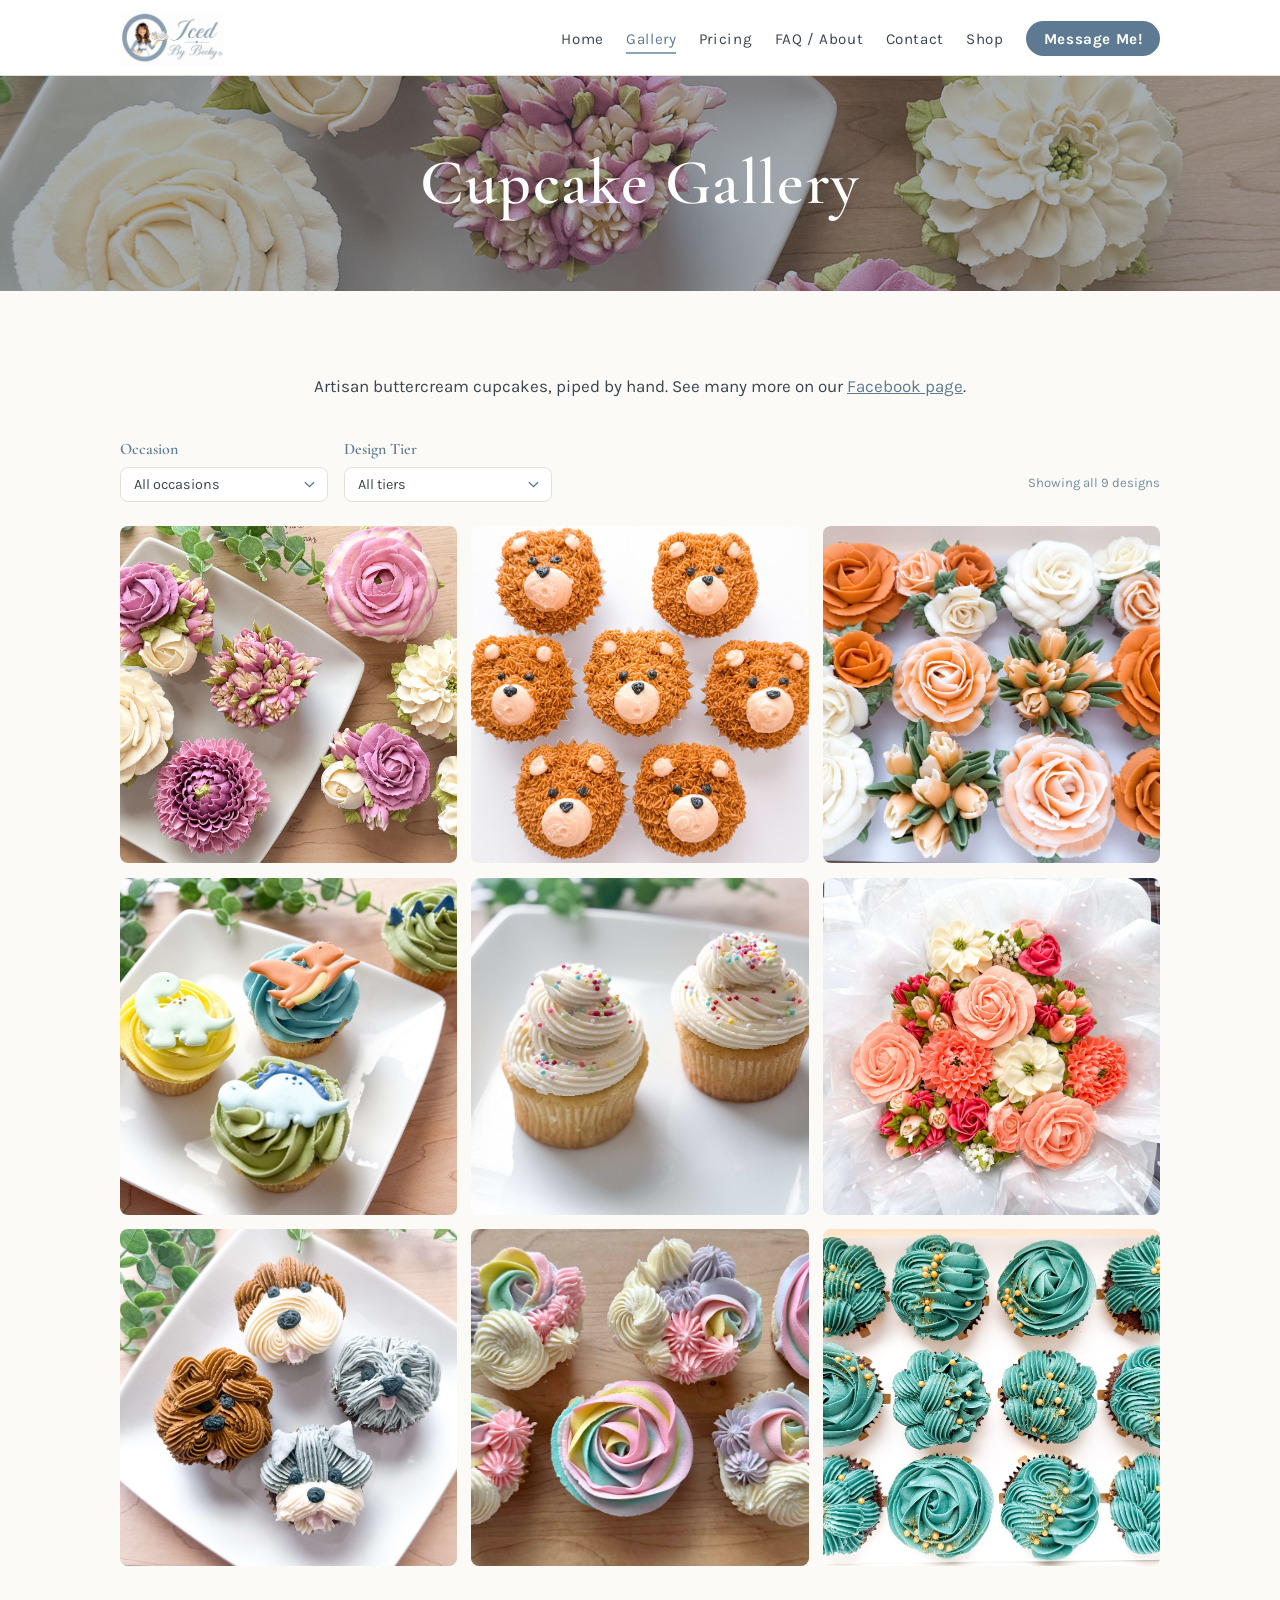
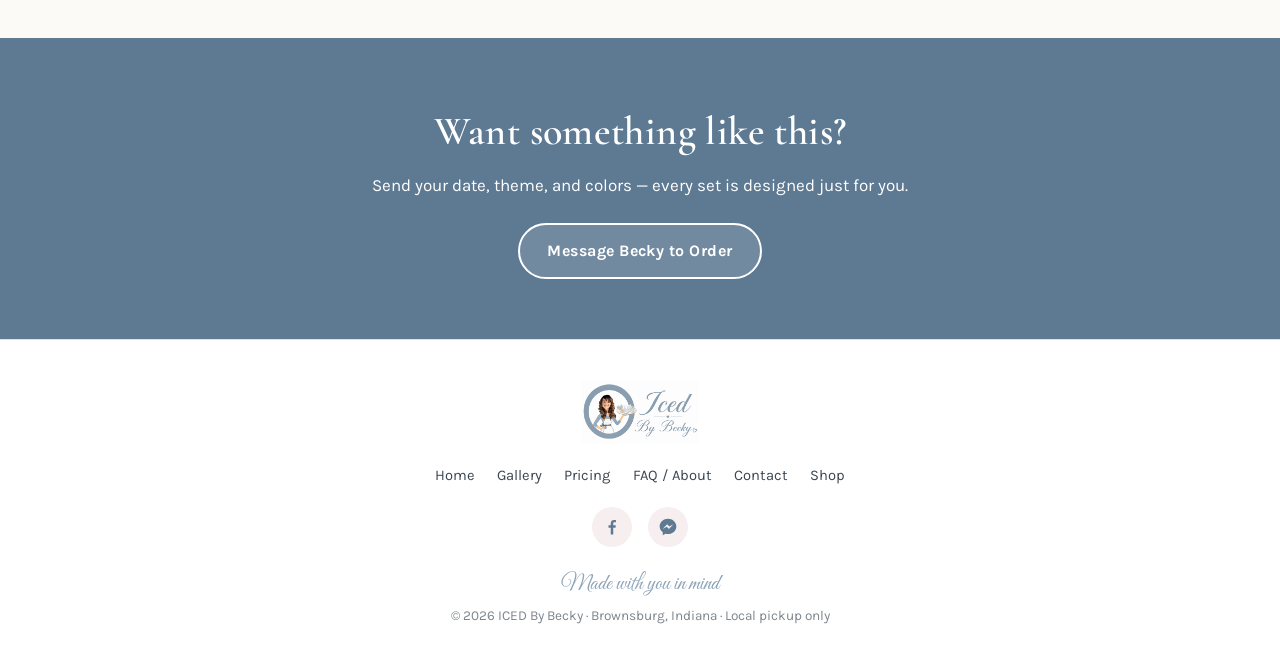
<file: cupcake-gallery.html>
<!DOCTYPE html>
<html lang="en">
<head>
<meta charset="UTF-8">
<meta name="viewport" content="width=device-width, initial-scale=1">
<title>Cupcake Gallery | ICED By Becky</title>
<meta name="description" content="Artisan buttercream flower cupcakes by ICED By Becky in Brownsburg, IN.">
<link rel="icon" type="image/png" href="images/logo.png">
<link rel="preconnect" href="https://fonts.googleapis.com">
<link rel="preconnect" href="https://fonts.gstatic.com" crossorigin>
<link href="https://fonts.googleapis.com/css2?family=Cormorant+Garamond:wght@500;600;700&family=Great+Vibes&family=Karla:wght@400;700&display=swap" rel="stylesheet">
<link rel="stylesheet" href="css/style.css">
<style>
/* Gallery filters — self-contained, no dependency on css/style.css */
.gallery-filters {
  display: flex; flex-wrap: wrap; align-items: flex-end;
  gap: 1rem; margin-bottom: 1.5rem;
}
.filter-field { display: flex; flex-direction: column; gap: 0.3rem; }
.filter-field label {
  font-family: "Cormorant Garamond", Georgia, serif;
  font-size: 1rem; font-weight: 600; color: #5e7a93;
}
.filter-field select {
  font-family: "Karla", -apple-system, "Segoe UI", sans-serif;
  font-size: 0.9rem; color: #3a4550; background-color: #ffffff;
  border: 1px solid #e4e0d8; border-radius: 8px;
  padding: 0.5rem 2rem 0.5rem 0.8rem; min-width: 13rem; cursor: pointer;
  -webkit-appearance: none; -moz-appearance: none; appearance: none;
  background-image: url("data:image/svg+xml;charset=utf-8,%3Csvg xmlns='http://www.w3.org/2000/svg' viewBox='0 0 12 8'%3E%3Cpath fill='none' stroke='%235e7a93' stroke-width='1.5' d='M1 1.5 6 6.5l5-5'/%3E%3C/svg%3E");
  background-repeat: no-repeat; background-position: right 0.75rem center; background-size: 0.7rem;
}
.filter-field select:hover { border-color: #8ca3b8; }
.filter-reset {
  font-family: "Karla", -apple-system, "Segoe UI", sans-serif;
  font-size: 0.8rem; color: #5e7a93; background: none; border: none;
  border-bottom: 1px solid #8ca3b8; padding: 0 0 0.15rem;
  margin-bottom: 0.55rem; cursor: pointer;
}
.filter-reset:hover { color: #3a4550; border-bottom-color: #3a4550; }
.filter-count {
  font-size: 0.82rem; color: #5e7a93; opacity: 0.85; margin: 0 0 0.55rem auto;
}
.gallery-empty {
  text-align: center; padding: 2rem 1rem;
  background: #f7eef0; border-radius: 8px; margin-top: 1rem;
}
@media (max-width: 560px) {
  .gallery-filters { gap: 0.75rem; }
  .filter-field { width: 100%; }
  .filter-field select { width: 100%; min-width: 0; }
  .filter-count { margin: 0; width: 100%; }
}
</style>
</head>
<body>

<header class="site-header">
  <div class="header-inner">
    <a class="logo-link" href="index.html" aria-label="ICED By Becky home">
      <img src="images/logo.png" alt="ICED By Becky logo">
    </a>
    <input type="checkbox" id="nav-toggle" class="nav-toggle" aria-hidden="true">
    <label for="nav-toggle" class="nav-toggle-label" aria-label="Open menu"><span></span></label>
    <nav class="site-nav" aria-label="Main navigation">
      <ul>
        <li><a href="index.html">Home</a></li>
        <li><a href="gallery.html" aria-current="page">Gallery</a></li>
        <li><a href="pricing.html">Pricing</a></li>
        <li><a href="faq-about.html">FAQ / About</a></li>
        <li><a href="contact.html">Contact</a></li>
        <li><a href="https://icedbybecky.square.site/" target="_blank" rel="noopener">Shop</a></li>
        <li><a class="nav-cta" href="https://m.me/618246288639868" target="_blank" rel="noopener">Message Me!</a></li>
      </ul>
    </nav>
  </div>
</header>

<main>

  <section class="hero page-hero" style="background-image:url('images/cupcakes-floral.jpg');">
    <h1>Cupcake Gallery</h1>
  </section>

  <section class="section">
    <div class="wrap">
      <div class="section-head">
        <p>Artisan buttercream cupcakes, piped by hand. See many more on our
        <a href="https://www.facebook.com/ICEDByBecky" target="_blank" rel="noopener">Facebook page</a>.</p>
      </div>
      <div class="gallery-filters">
        <div class="filter-field">
          <label for="filter-occasion">Occasion</label>
          <select id="filter-occasion" data-axis="occasion">
            <option value="all">All occasions</option>
            <option value="weddings">Weddings</option>
            <option value="birthdays">Birthdays</option>
            <option value="baby-showers">Baby Showers</option>
            <option value="other">Other</option>
          </select>
        </div>
        <div class="filter-field">
          <label for="filter-tier">Design Tier</label>
          <select id="filter-tier" data-axis="tier">
            <option value="all">All tiers</option>
            <option value="standard">Standard</option>
            <option value="moderate">Moderate</option>
            <option value="elaborate">Elaborate</option>
          </select>
        </div>
        <button type="button" class="filter-reset" data-filter-reset style="display:none">Clear filters</button>
        <p class="filter-count" data-filter-count aria-live="polite"></p>
      </div>
      <div class="gallery-grid" data-gallery-grid>
        <img src="images/cupcakes-floral.jpg" alt="Buttercream flower cupcakes — roses, dahlias, and ranunculus in pink and cream" loading="lazy" data-occasion="other" data-tier="elaborate">
        <img src="images/cupcakes-teddy-bears.jpg" alt="Teddy bear cupcakes with piped buttercream fur and cream muzzles" loading="lazy" data-occasion="baby-showers" data-tier="moderate">
        <img src="images/cupcakes-terracotta-roses.jpg" alt="Boxed dozen buttercream flower cupcakes with terracotta, peach, and ivory roses and tulip bouquets" loading="lazy" data-occasion="weddings" data-tier="elaborate">
        <img src="images/cupcakes-dinosaurs.jpeg" alt="Dinosaur birthday cupcakes with royal icing dino toppers in green, blue, and yellow" loading="lazy" data-occasion="birthdays" data-tier="moderate">
        <img src="images/cupcakes-sprinkles.jpeg" alt="Classic vanilla cupcakes with buttercream swirl and rainbow sprinkles" loading="lazy" data-occasion="birthdays" data-tier="standard">
        <img src="images/cupcakes-flower-bouquet.jpeg" alt="Buttercream cupcake bouquet with coral and cream roses, dahlias, and anemones wrapped like fresh flowers" loading="lazy" data-occasion="other" data-tier="elaborate">
        <img src="images/cupcakes-puppies.jpeg" alt="Puppy cupcakes piped as four different dog breeds in buttercream" loading="lazy" data-occasion="birthdays" data-tier="elaborate">
        <img src="images/cupcakes-rainbow-pastel.jpeg" alt="Pastel rainbow buttercream cupcakes with rosette swirls and mini flower clusters" loading="lazy" data-occasion="birthdays" data-tier="moderate">
        <img src="images/cupcakes-teal-gold.jpg" alt="Teal buttercream cupcakes with rosettes, shell piping, and gold sugar pearls" loading="lazy" data-occasion="birthdays" data-tier="moderate">
      </div>
      <p class="gallery-empty" data-gallery-empty style="display:none">No designs match that combination yet &mdash; try another tier or occasion, or <a href="https://m.me/618246288639868" target="_blank" rel="noopener">message Becky</a> about a custom set.</p>
    </div>
  </section>

  <section class="cta-band">
    <h2>Want something like this?</h2>
    <p>Send your date, theme, and colors — every set is designed just for you.</p>
    <div class="btn-row">
      <a class="btn btn-ghost" href="https://m.me/618246288639868" target="_blank" rel="noopener">Message Becky to Order</a>
    </div>
  </section>

</main>

<script>
/* ICED By Becky — gallery filtering.
   Two dropdowns (occasion + tier) combined with AND. State is mirrored to the URL
   (?occasion=birthdays&tier=elaborate) so filtered views can be linked from the
   pricing page and shared.

   Hiding is done by writing style.display directly on the element. That is
   deliberate: an inline style outranks every stylesheet rule, so filtering keeps
   working even if css/style.css is stale, cached, or never redeployed. The
   [hidden] attribute is set alongside it for assistive tech, but is NOT relied
   on for the visual result — css/style.css declares `img { display: block; }`,
   which overrides the browser default of [hidden] { display: none }. */
(function () {
  var grid = document.querySelector('[data-gallery-grid]');
  if (!grid) return;

  var selects = Array.prototype.slice.call(document.querySelectorAll('.gallery-filters select'));
  var tiles   = Array.prototype.slice.call(grid.querySelectorAll('[data-occasion]'));
  var countEl = document.querySelector('[data-filter-count]');
  var emptyEl = document.querySelector('[data-gallery-empty]');
  var resetEl = document.querySelector('[data-filter-reset]');
  var state   = { occasion: 'all', tier: 'all' };

  function selectFor(axis) {
    for (var i = 0; i < selects.length; i++) {
      if (selects[i].dataset.axis === axis) return selects[i];
    }
    return null;
  }

  function isValid(axis, value) {
    var sel = selectFor(axis);
    if (!sel) return false;
    for (var i = 0; i < sel.options.length; i++) {
      if (sel.options[i].value === value) return true;
    }
    return false;
  }

  function readURL() {
    var params = new URLSearchParams(window.location.search);
    ['occasion', 'tier'].forEach(function (axis) {
      var v = (params.get(axis) || '').toLowerCase();
      if (v && isValid(axis, v)) state[axis] = v;
    });
  }

  function writeURL() {
    var params = new URLSearchParams(window.location.search);
    ['occasion', 'tier'].forEach(function (axis) {
      if (state[axis] === 'all') { params.delete(axis); }
      else { params.set(axis, state[axis]); }
    });
    var qs = params.toString();
    history.replaceState(null, '', window.location.pathname + (qs ? '?' + qs : ''));
  }

  function apply() {
    var shown = 0;
    tiles.forEach(function (tile) {
      var visible = (state.occasion === 'all' || tile.dataset.occasion === state.occasion) &&
                    (state.tier     === 'all' || tile.dataset.tier     === state.tier);
      if (visible) {
        tile.style.display = '';
        tile.removeAttribute('hidden');
        shown++;
      } else {
        tile.style.display = 'none';
        tile.setAttribute('hidden', '');
      }
    });

    selects.forEach(function (sel) { sel.value = state[sel.dataset.axis]; });

    var filtering = state.occasion !== 'all' || state.tier !== 'all';
    if (resetEl) {
      resetEl.style.display = filtering ? '' : 'none';
      if (filtering) { resetEl.removeAttribute('hidden'); }
      else { resetEl.setAttribute('hidden', ''); }
    }
    if (emptyEl) {
      emptyEl.style.display = shown === 0 ? '' : 'none';
      if (shown === 0) { emptyEl.removeAttribute('hidden'); }
      else { emptyEl.setAttribute('hidden', ''); }
    }
    if (countEl) {
      countEl.textContent = filtering
        ? 'Showing ' + shown + ' of ' + tiles.length + ' designs'
        : 'Showing all ' + tiles.length + ' designs';
    }
  }

  selects.forEach(function (sel) {
    sel.addEventListener('change', function () {
      state[sel.dataset.axis] = sel.value;
      apply();
      writeURL();
    });
  });

  if (resetEl) {
    resetEl.addEventListener('click', function () {
      state.occasion = 'all'; state.tier = 'all';
      apply(); writeURL();
    });
  }

  /* Auto-count: fill each dropdown option with the live number of matching tiles,
     computed from the grid itself on page load. Because the numbers are derived
     from the actual <img> tags, adding or removing a photo updates the counts
     automatically — there are no hardcoded totals to maintain or accidentally
     desync. Each option's base label is preserved in data-label so re-running is
     safe. */
  function updateCounts() {
    selects.forEach(function (sel) {
      var axis = sel.dataset.axis;
      Array.prototype.forEach.call(sel.options, function (opt) {
        if (opt.dataset.label === undefined) {
          opt.dataset.label = opt.textContent.replace(/\s*\(\d+\)\s*$/, '');
        }
        var base = opt.dataset.label;
        if (opt.value === 'all') { opt.textContent = base; return; }
        var n = tiles.filter(function (t) { return t.dataset[axis] === opt.value; }).length;
        opt.textContent = base + ' (' + n + ')';
      });
    });
  }

  updateCounts();
  readURL();
  apply();
})();
</script>

<footer class="site-footer">
  <div class="wrap">
    <a class="footer-logo" href="index.html"><img src="images/logo.png" alt="ICED By Becky"></a>
    <nav class="footer-nav" aria-label="Footer navigation">
      <ul>
        <li><a href="index.html">Home</a></li>
        <li><a href="gallery.html">Gallery</a></li>
        <li><a href="pricing.html">Pricing</a></li>
        <li><a href="faq-about.html">FAQ / About</a></li>
        <li><a href="contact.html">Contact</a></li>
        <li><a href="https://icedbybecky.square.site/s/order" target="_blank" rel="noopener">Shop</a></li>
      </ul>
    </nav>
    <div class="footer-social">
      <a href="https://www.facebook.com/ICEDByBecky" target="_blank" rel="noopener" aria-label="ICED By Becky on Facebook">
        <svg viewBox="0 0 24 24" aria-hidden="true"><path d="M13.5 21v-8h2.7l.4-3.1h-3.1V7.9c0-.9.3-1.5 1.6-1.5h1.6V3.6c-.3 0-1.2-.1-2.3-.1-2.3 0-3.9 1.4-3.9 4v2.4H7.8V13h2.7v8h3z"/></svg>
      </a>
      <a href="https://m.me/618246288639868" target="_blank" rel="noopener" aria-label="Message ICED By Becky on Messenger">
        <svg viewBox="0 0 24 24" aria-hidden="true"><path d="M12 2C6.5 2 2 6.1 2 11.2c0 2.9 1.4 5.5 3.7 7.2V22l3.4-1.9c.9.3 1.9.4 2.9.4 5.5 0 10-4.1 10-9.2S17.5 2 12 2zm1.1 12.4-2.6-2.7-5 2.7 5.5-5.8 2.6 2.7 4.9-2.7-5.4 5.8z"/></svg>
      </a>
    </div>
    <p class="footer-fine">
      <span class="script">Made with you in mind</span>
      &copy; 2026 ICED By Becky &middot; Brownsburg, Indiana &middot; Local pickup only
    </p>
  </div>
</footer>

</body>
</html>
</file>
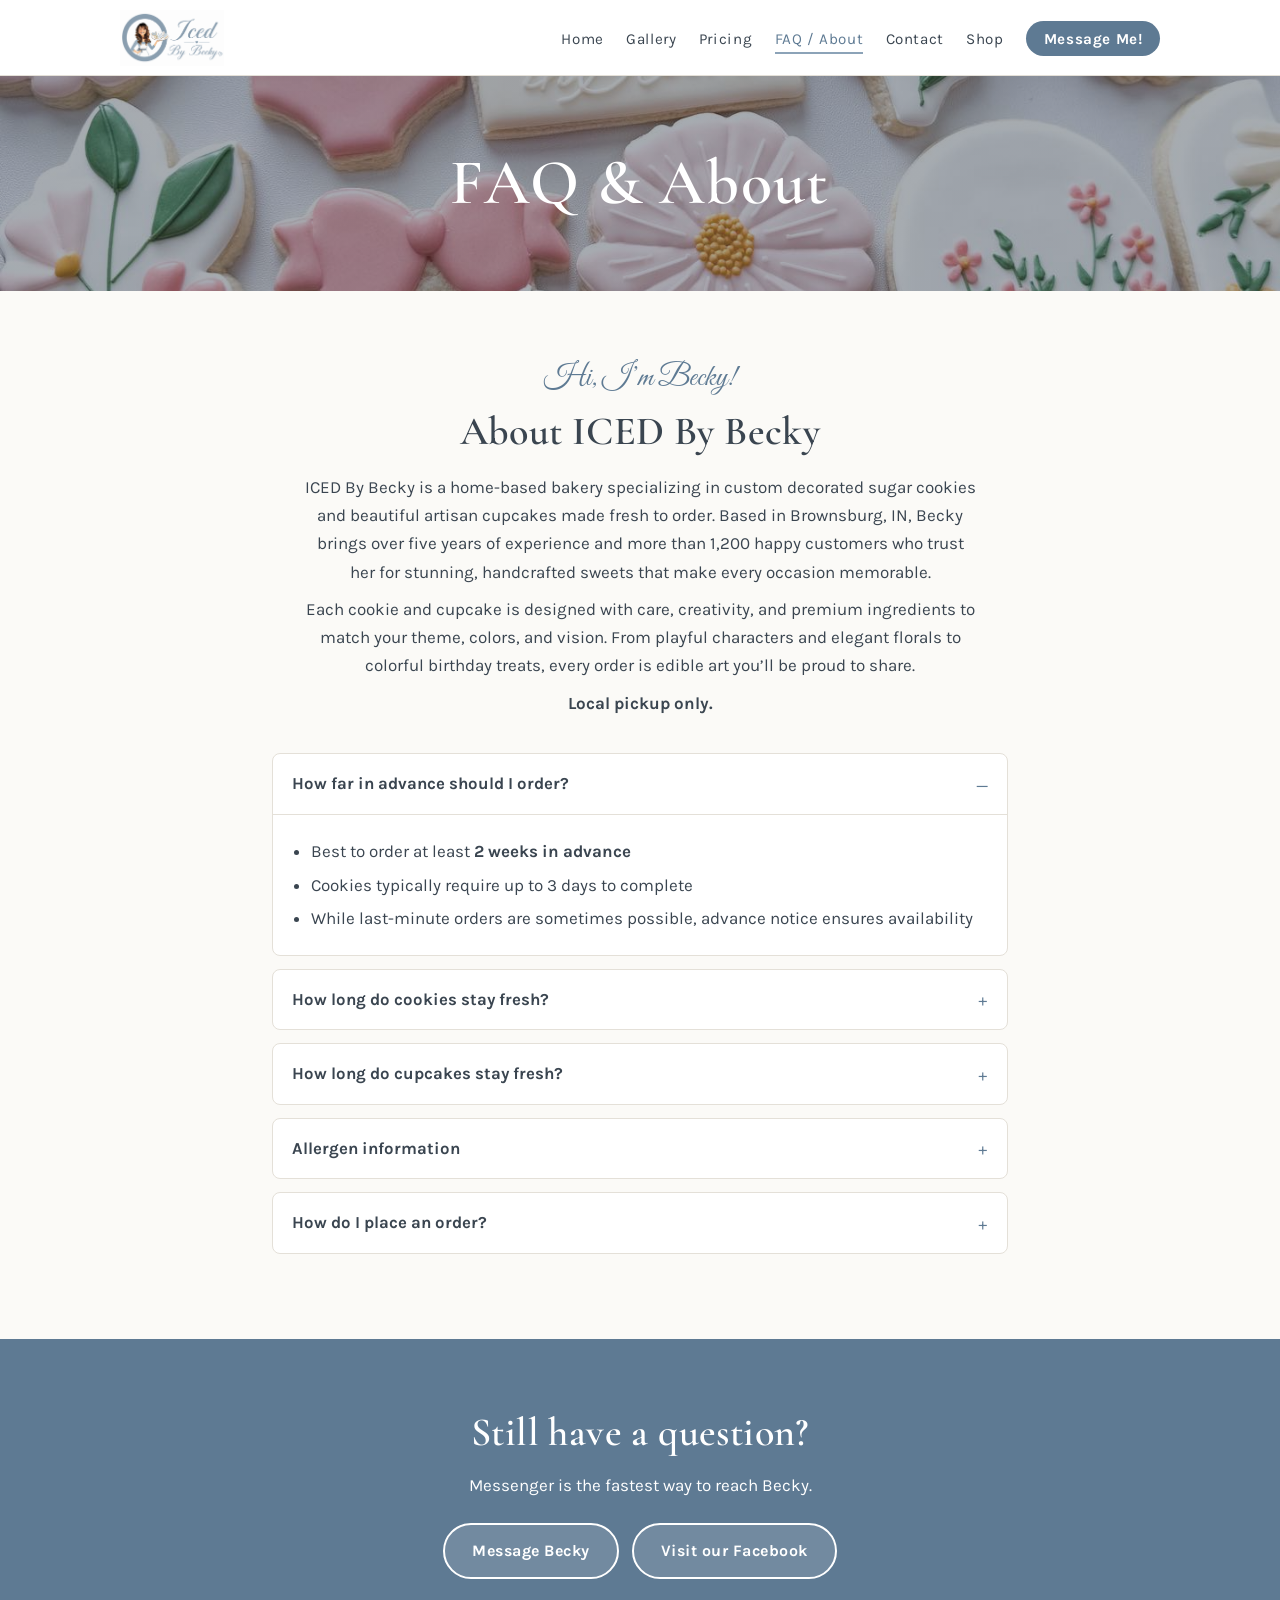
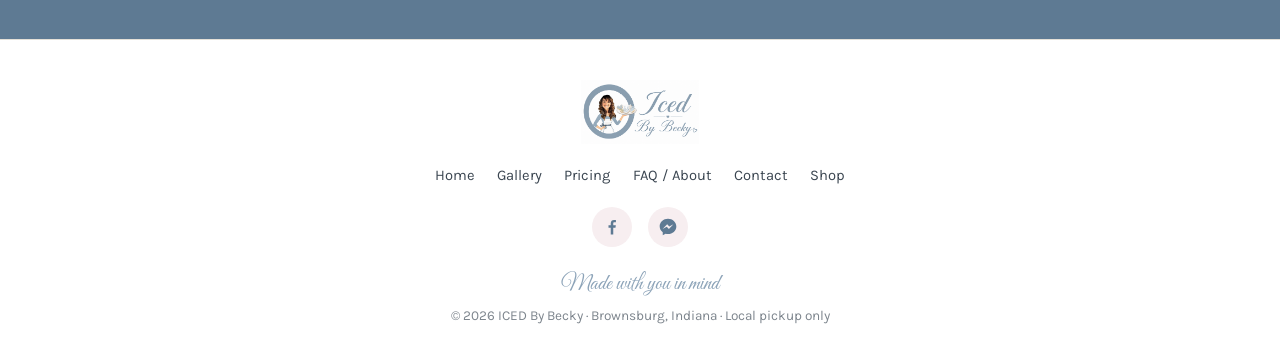
<file: faq-about.html>
<!DOCTYPE html>
<html lang="en">
<head>
<meta charset="UTF-8">
<meta name="viewport" content="width=device-width, initial-scale=1">
<title>FAQ & About | ICED By Becky</title>
<meta name="description" content="About ICED By Becky — lead times, freshness, allergens, and how to order custom cookies and cupcakes in Brownsburg, IN.">
<link rel="icon" type="image/png" href="images/logo.png">
<link rel="preconnect" href="https://fonts.googleapis.com">
<link rel="preconnect" href="https://fonts.gstatic.com" crossorigin>
<link href="https://fonts.googleapis.com/css2?family=Cormorant+Garamond:wght@500;600;700&family=Great+Vibes&family=Karla:wght@400;700&display=swap" rel="stylesheet">
<link rel="stylesheet" href="css/style.css">
</head>
<body>

<header class="site-header">
  <div class="header-inner">
    <a class="logo-link" href="index.html" aria-label="ICED By Becky home">
      <img src="images/logo.png" alt="ICED By Becky logo">
    </a>
    <input type="checkbox" id="nav-toggle" class="nav-toggle" aria-hidden="true">
    <label for="nav-toggle" class="nav-toggle-label" aria-label="Open menu"><span></span></label>
    <nav class="site-nav" aria-label="Main navigation">
      <ul>
        <li><a href="index.html">Home</a></li>
        <li><a href="gallery.html">Gallery</a></li>
        <li><a href="pricing.html">Pricing</a></li>
        <li><a href="faq-about.html" aria-current="page">FAQ / About</a></li>
        <li><a href="contact.html">Contact</a></li>
        <li><a href="https://icedbybecky.square.site/" target="_blank" rel="noopener">Shop</a></li>
        <li><a class="nav-cta" href="https://m.me/618246288639868" target="_blank" rel="noopener">Message Me!</a></li>
      </ul>
    </nav>
  </div>
</header>

<main>

  <section class="hero page-hero" style="background-image:url('images/cookies-baby-bloom.jpg');">
    <h1>FAQ &amp; About</h1>
  </section>

  <section class="section">
    <div class="wrap">
      <div class="section-head">
        <span class="script-eyebrow">Hi, I&rsquo;m Becky!</span>
        <h2>About ICED By Becky</h2>
        <p>ICED By Becky is a home-based bakery specializing in custom decorated sugar cookies and beautiful artisan cupcakes made fresh to order. Based in Brownsburg, IN, Becky brings over five years of experience and more than 1,200 happy customers who trust her for stunning, handcrafted sweets that make every occasion memorable.</p>
        <p>Each cookie and cupcake is designed with care, creativity, and premium ingredients to match your theme, colors, and vision. From playful characters and elegant florals to colorful birthday treats, every order is edible art you&rsquo;ll be proud to share.</p>
        <p><strong>Local pickup only.</strong></p>
      </div>

      <div class="faq-list">
        <details open>
          <summary>How far in advance should I order?</summary>
          <div class="faq-body">
            <ul>
              <li>Best to order at least <strong>2 weeks in advance</strong></li>
              <li>Cookies typically require up to 3 days to complete</li>
              <li>While last-minute orders are sometimes possible, advance notice ensures availability</li>
            </ul>
          </div>
        </details>
        <details>
          <summary>How long do cookies stay fresh?</summary>
          <div class="faq-body">
            <ul>
              <li>1 week at room temperature (in packaging)</li>
              <li>2 weeks refrigerated</li>
              <li>2 months frozen</li>
            </ul>
          </div>
        </details>
        <details>
          <summary>How long do cupcakes stay fresh?</summary>
          <div class="faq-body">
            <ul>
              <li>2&ndash;4 days at room temperature</li>
              <li>Up to 2 months frozen</li>
            </ul>
            <p><em>Do not refrigerate cupcakes, as they may dry out.</em></p>
          </div>
        </details>
        <details>
          <summary>Allergen information</summary>
          <div class="faq-body">
            <p>Our cookies and cupcakes contain <strong>eggs, milk, and wheat</strong>, and are made in a home kitchen. Please message Becky with any allergy questions before ordering.</p>
          </div>
        </details>
        <details>
          <summary>How do I place an order?</summary>
          <div class="faq-body">
            <p>Visit our <a href="https://www.facebook.com/ICEDByBecky" target="_blank" rel="noopener">Facebook page</a> to see hundreds of designs, browse reviews, and place an order &mdash; or message Becky directly on <a href="https://m.me/618246288639868" target="_blank" rel="noopener">Messenger</a>.</p>
          </div>
        </details>
      </div>
    </div>
  </section>

  <section class="cta-band">
    <h2>Still have a question?</h2>
    <p>Messenger is the fastest way to reach Becky.</p>
    <div class="btn-row">
      <a class="btn btn-ghost" href="https://m.me/618246288639868" target="_blank" rel="noopener">Message Becky</a>
      <a class="btn btn-ghost" href="https://www.facebook.com/ICEDByBecky" target="_blank" rel="noopener">Visit our Facebook</a>
    </div>
  </section>

</main>

<footer class="site-footer">
  <div class="wrap">
    <a class="footer-logo" href="index.html"><img src="images/logo.png" alt="ICED By Becky"></a>
    <nav class="footer-nav" aria-label="Footer navigation">
      <ul>
        <li><a href="index.html">Home</a></li>
        <li><a href="gallery.html">Gallery</a></li>
        <li><a href="pricing.html">Pricing</a></li>
        <li><a href="faq-about.html">FAQ / About</a></li>
        <li><a href="contact.html">Contact</a></li>
        <li><a href="https://icedbybecky.square.site/s/order" target="_blank" rel="noopener">Shop</a></li>
      </ul>
    </nav>
    <div class="footer-social">
      <a href="https://www.facebook.com/ICEDByBecky" target="_blank" rel="noopener" aria-label="ICED By Becky on Facebook">
        <svg viewBox="0 0 24 24" aria-hidden="true"><path d="M13.5 21v-8h2.7l.4-3.1h-3.1V7.9c0-.9.3-1.5 1.6-1.5h1.6V3.6c-.3 0-1.2-.1-2.3-.1-2.3 0-3.9 1.4-3.9 4v2.4H7.8V13h2.7v8h3z"/></svg>
      </a>
      <a href="https://m.me/618246288639868" target="_blank" rel="noopener" aria-label="Message ICED By Becky on Messenger">
        <svg viewBox="0 0 24 24" aria-hidden="true"><path d="M12 2C6.5 2 2 6.1 2 11.2c0 2.9 1.4 5.5 3.7 7.2V22l3.4-1.9c.9.3 1.9.4 2.9.4 5.5 0 10-4.1 10-9.2S17.5 2 12 2zm1.1 12.4-2.6-2.7-5 2.7 5.5-5.8 2.6 2.7 4.9-2.7-5.4 5.8z"/></svg>
      </a>
    </div>
    <p class="footer-fine">
      <span class="script">Made with you in mind</span>
      &copy; 2026 ICED By Becky &middot; Brownsburg, Indiana &middot; Local pickup only
    </p>
  </div>
</footer>

</body>
</html>
</file>
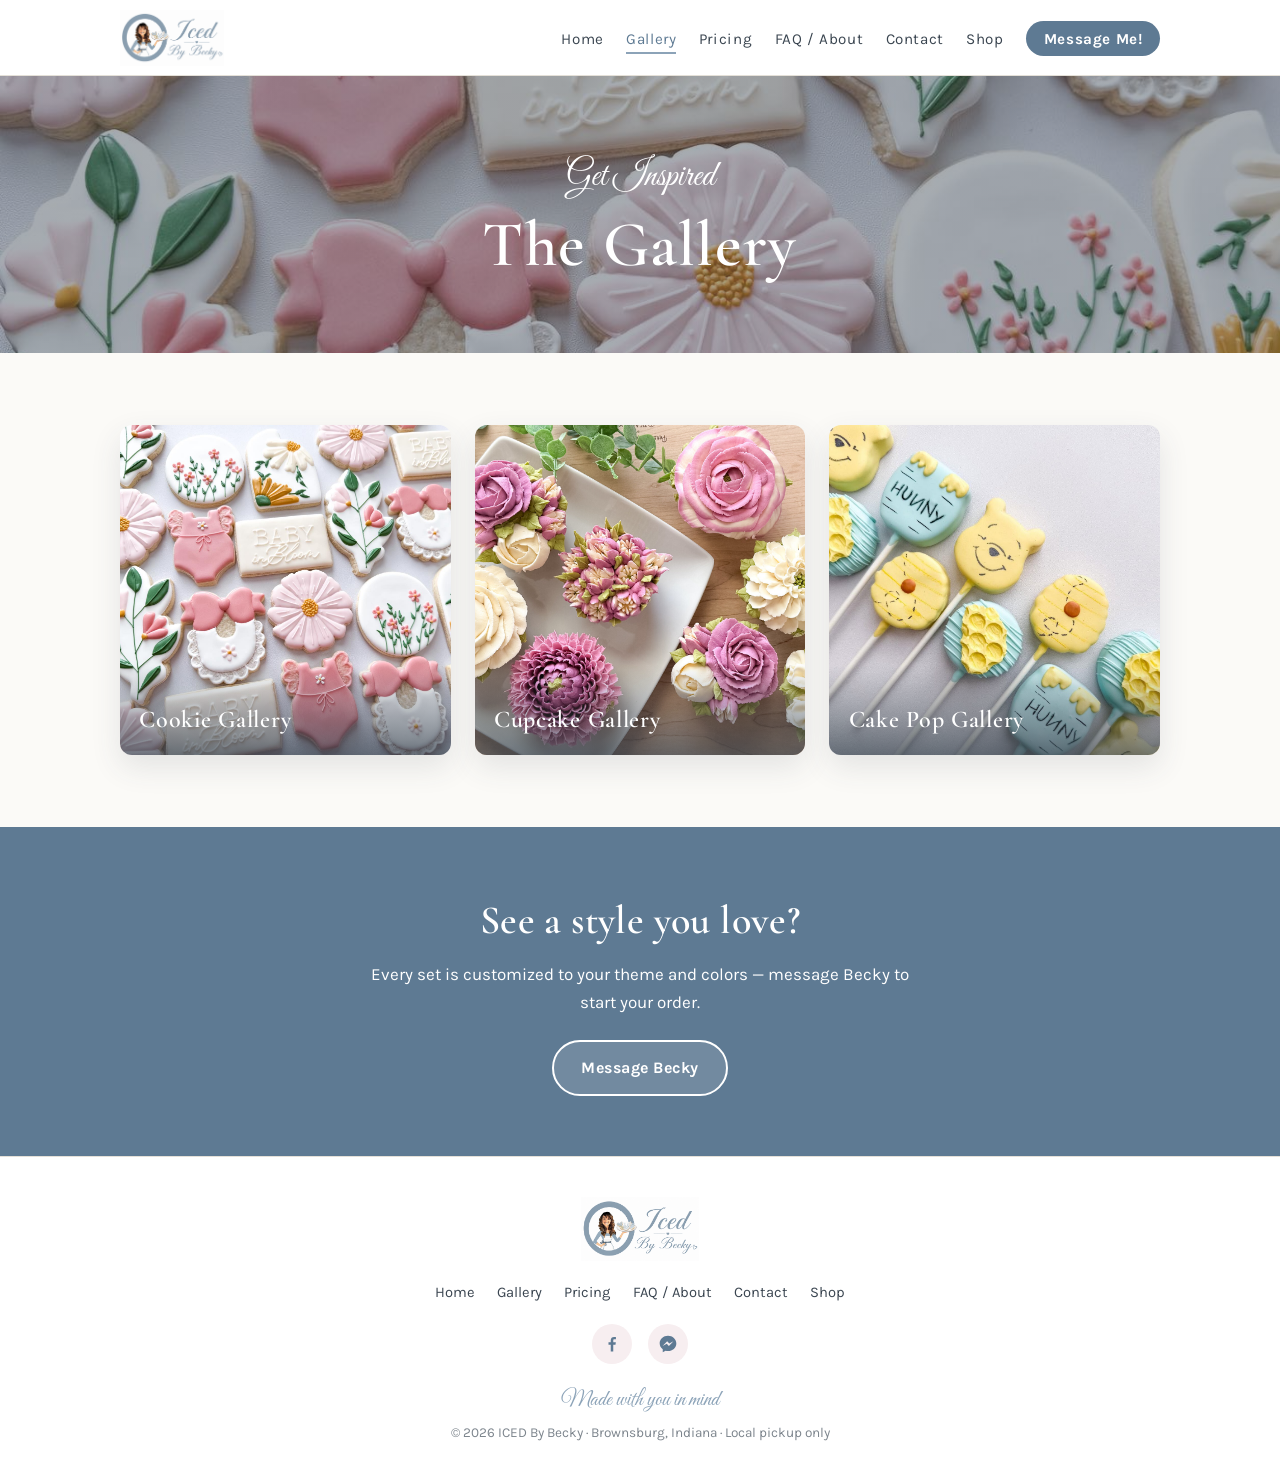
<file: gallery.html>
<!DOCTYPE html>
<html lang="en">
<head>
<meta charset="UTF-8">
<meta name="viewport" content="width=device-width, initial-scale=1">
<title>Gallery | ICED By Becky</title>
<meta name="description" content="Browse custom decorated sugar cookie and cupcake designs by ICED By Becky in Brownsburg, IN.">
<link rel="icon" type="image/png" href="images/logo.png">
<link rel="preconnect" href="https://fonts.googleapis.com">
<link rel="preconnect" href="https://fonts.gstatic.com" crossorigin>
<link href="https://fonts.googleapis.com/css2?family=Cormorant+Garamond:wght@500;600;700&family=Great+Vibes&family=Karla:wght@400;700&display=swap" rel="stylesheet">
<link rel="stylesheet" href="css/style.css">
</head>
<body>

<header class="site-header">
  <div class="header-inner">
    <a class="logo-link" href="index.html" aria-label="ICED By Becky home">
      <img src="images/logo.png" alt="ICED By Becky logo">
    </a>
    <input type="checkbox" id="nav-toggle" class="nav-toggle" aria-hidden="true">
    <label for="nav-toggle" class="nav-toggle-label" aria-label="Open menu"><span></span></label>
    <nav class="site-nav" aria-label="Main navigation">
      <ul>
        <li><a href="index.html">Home</a></li>
        <li><a href="gallery.html" aria-current="page">Gallery</a></li>
        <li><a href="pricing.html">Pricing</a></li>
        <li><a href="faq-about.html">FAQ / About</a></li>
        <li><a href="contact.html">Contact</a></li>
        <li><a href="https://icedbybecky.square.site/" target="_blank" rel="noopener">Shop</a></li>
        <li><a class="nav-cta" href="https://m.me/618246288639868" target="_blank" rel="noopener">Message Me!</a></li>
      </ul>
    </nav>
  </div>
</header>

<main>

  <section class="hero page-hero" style="background-image:url('images/cookies-baby-bloom.jpg');">
    <span class="eyebrow">Get Inspired</span>
    <h1>The Gallery</h1>
  </section>

  <section class="section">
    <div class="wrap">
      <div class="gallery-cards gallery-cards-3">
        <a class="gallery-card" href="cookie-gallery.html">
          <img src="images/cookies-baby-bloom.jpg" alt="Custom decorated baby shower sugar cookies in pink florals">
          <figcaption>Cookie Gallery</figcaption>
        </a>
        <a class="gallery-card" href="cupcake-gallery.html">
          <img src="images/cupcakes-floral.jpg" alt="Buttercream flower cupcakes in pink and cream">
          <figcaption>Cupcake Gallery</figcaption>
        </a>
        <a class="gallery-card" href="cakepop-gallery.html">
          <img src="images/cakepops-winnie-pooh.jpg" alt="Winnie the Pooh themed decorated cake pops">
          <figcaption>Cake Pop Gallery</figcaption>
        </a>
      </div>
    </div>
  </section>

  <section class="cta-band">
    <h2>See a style you love?</h2>
    <p>Every set is customized to your theme and colors — message Becky to start your order.</p>
    <div class="btn-row">
      <a class="btn btn-ghost" href="https://m.me/618246288639868" target="_blank" rel="noopener">Message Becky</a>
    </div>
  </section>

</main>

<footer class="site-footer">
  <div class="wrap">
    <a class="footer-logo" href="index.html"><img src="images/logo.png" alt="ICED By Becky"></a>
    <nav class="footer-nav" aria-label="Footer navigation">
      <ul>
        <li><a href="index.html">Home</a></li>
        <li><a href="gallery.html">Gallery</a></li>
        <li><a href="pricing.html">Pricing</a></li>
        <li><a href="faq-about.html">FAQ / About</a></li>
        <li><a href="contact.html">Contact</a></li>
        <li><a href="https://icedbybecky.square.site/s/order" target="_blank" rel="noopener">Shop</a></li>
      </ul>
    </nav>
    <div class="footer-social">
      <a href="https://www.facebook.com/ICEDByBecky" target="_blank" rel="noopener" aria-label="ICED By Becky on Facebook">
        <svg viewBox="0 0 24 24" aria-hidden="true"><path d="M13.5 21v-8h2.7l.4-3.1h-3.1V7.9c0-.9.3-1.5 1.6-1.5h1.6V3.6c-.3 0-1.2-.1-2.3-.1-2.3 0-3.9 1.4-3.9 4v2.4H7.8V13h2.7v8h3z"/></svg>
      </a>
      <a href="https://m.me/618246288639868" target="_blank" rel="noopener" aria-label="Message ICED By Becky on Messenger">
        <svg viewBox="0 0 24 24" aria-hidden="true"><path d="M12 2C6.5 2 2 6.1 2 11.2c0 2.9 1.4 5.5 3.7 7.2V22l3.4-1.9c.9.3 1.9.4 2.9.4 5.5 0 10-4.1 10-9.2S17.5 2 12 2zm1.1 12.4-2.6-2.7-5 2.7 5.5-5.8 2.6 2.7 4.9-2.7-5.4 5.8z"/></svg>
      </a>
    </div>
    <p class="footer-fine">
      <span class="script">Made with you in mind</span>
      &copy; 2026 ICED By Becky &middot; Brownsburg, Indiana &middot; Local pickup only
    </p>
  </div>
</footer>

</body>
</html>
</file>
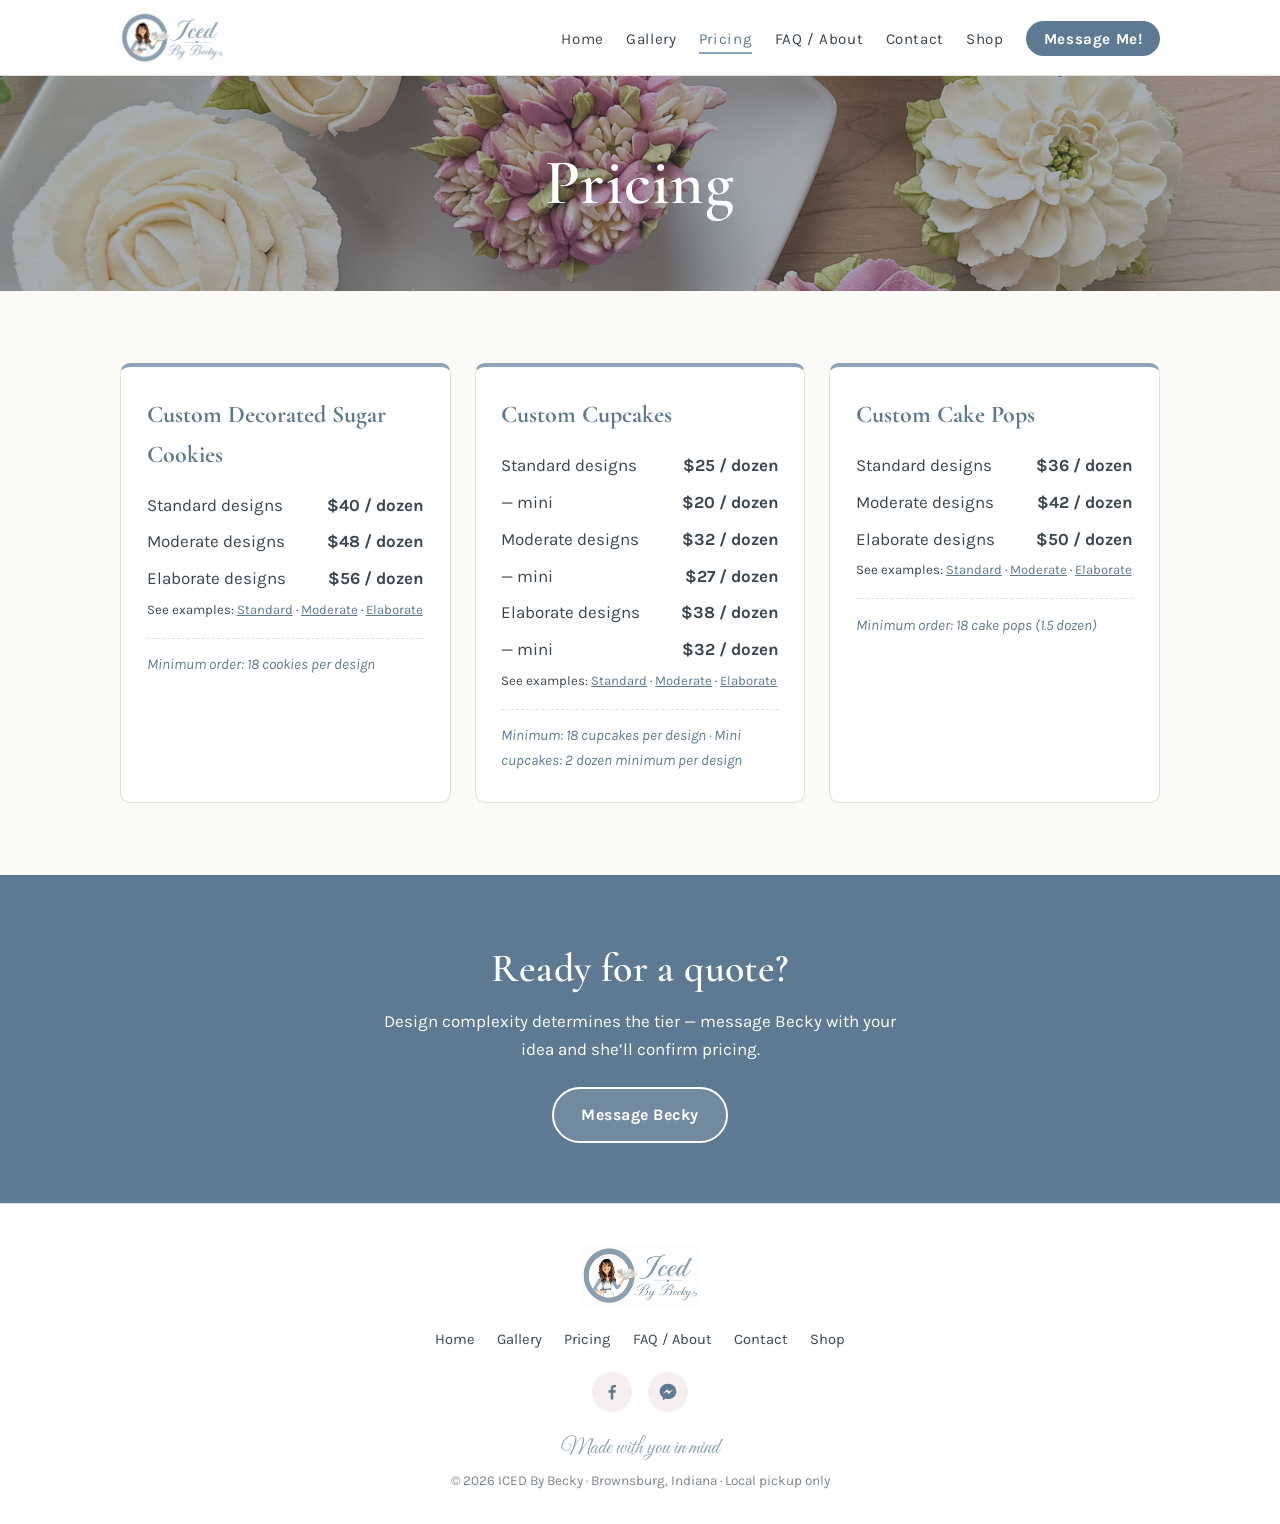
<file: pricing.html>
<!DOCTYPE html>
<html lang="en">
<head>
<meta charset="UTF-8">
<meta name="viewport" content="width=device-width, initial-scale=1">
<title>Pricing | ICED By Becky</title>
<meta name="description" content="Pricing for custom decorated sugar cookies and cupcakes from ICED By Becky in Brownsburg, IN.">
<link rel="icon" type="image/png" href="images/logo.png">
<link rel="preconnect" href="https://fonts.googleapis.com">
<link rel="preconnect" href="https://fonts.gstatic.com" crossorigin>
<link href="https://fonts.googleapis.com/css2?family=Cormorant+Garamond:wght@500;600;700&family=Great+Vibes&family=Karla:wght@400;700&display=swap" rel="stylesheet">
<link rel="stylesheet" href="css/style.css">
<style>
.price-examples { font-size: 0.82rem; margin: 0.4rem 0 0.2rem; }
</style>
</head>
<body>

<header class="site-header">
  <div class="header-inner">
    <a class="logo-link" href="index.html" aria-label="ICED By Becky home">
      <img src="images/logo.png" alt="ICED By Becky logo">
    </a>
    <input type="checkbox" id="nav-toggle" class="nav-toggle" aria-hidden="true">
    <label for="nav-toggle" class="nav-toggle-label" aria-label="Open menu"><span></span></label>
    <nav class="site-nav" aria-label="Main navigation">
      <ul>
        <li><a href="index.html">Home</a></li>
        <li><a href="gallery.html">Gallery</a></li>
        <li><a href="pricing.html" aria-current="page">Pricing</a></li>
        <li><a href="faq-about.html">FAQ / About</a></li>
        <li><a href="contact.html">Contact</a></li>
        <li><a href="https://icedbybecky.square.site/" target="_blank" rel="noopener">Shop</a></li>
        <li><a class="nav-cta" href="https://m.me/618246288639868" target="_blank" rel="noopener">Message Me!</a></li>
      </ul>
    </nav>
  </div>
</header>

<main>

  <section class="hero page-hero" style="background-image:url('images/cupcakes-floral.jpg');">
    <h1>Pricing</h1>
  </section>

  <section class="section">
    <div class="wrap">
      <div class="price-cards">
        <div class="price-card">
          <h3>Custom Decorated Sugar Cookies</h3>
          <dl>
            <dt>Standard designs</dt><dd>$40 / dozen</dd>
            <dt>Moderate designs</dt><dd>$48 / dozen</dd>
            <dt>Elaborate designs</dt><dd>$56 / dozen</dd>
          </dl>
          <p class="price-examples">See examples: <a href="cookie-gallery.html?tier=standard">Standard</a> <span aria-hidden="true">&middot;</span> <a href="cookie-gallery.html?tier=moderate">Moderate</a> <span aria-hidden="true">&middot;</span> <a href="cookie-gallery.html?tier=elaborate">Elaborate</a></p>
          <p class="price-note">Minimum order: 18 cookies per design</p>
        </div>
        <div class="price-card">
          <h3>Custom Cupcakes</h3>
          <dl>
            <dt>Standard designs</dt><dd>$25 / dozen</dd>
            <dt>&mdash; mini</dt><dd>$20 / dozen</dd>
            <dt>Moderate designs</dt><dd>$32 / dozen</dd>
            <dt>&mdash; mini</dt><dd>$27 / dozen</dd>
            <dt>Elaborate designs</dt><dd>$38 / dozen</dd>
            <dt>&mdash; mini</dt><dd>$32 / dozen</dd>
          </dl>
          <p class="price-examples">See examples: <a href="cupcake-gallery.html?tier=standard">Standard</a> <span aria-hidden="true">&middot;</span> <a href="cupcake-gallery.html?tier=moderate">Moderate</a> <span aria-hidden="true">&middot;</span> <a href="cupcake-gallery.html?tier=elaborate">Elaborate</a></p>
          <p class="price-note">Minimum: 18 cupcakes per design &middot; Mini cupcakes: 2 dozen minimum per design</p>
        </div>
        <div class="price-card">
          <h3>Custom Cake Pops</h3>
          <dl>
            <dt>Standard designs</dt><dd>$36 / dozen</dd>
            <dt>Moderate designs</dt><dd>$42 / dozen</dd>
            <dt>Elaborate designs</dt><dd>$50 / dozen</dd>
          </dl>
          <p class="price-examples">See examples: <a href="cakepop-gallery.html?tier=standard">Standard</a> <span aria-hidden="true">&middot;</span> <a href="cakepop-gallery.html?tier=moderate">Moderate</a> <span aria-hidden="true">&middot;</span> <a href="cakepop-gallery.html?tier=elaborate">Elaborate</a></p>
          <p class="price-note">Minimum order: 18 cake pops (1.5 dozen)</p>
        </div>
      </div>
    </div>
  </section>

  <section class="cta-band">
    <h2>Ready for a quote?</h2>
    <p>Design complexity determines the tier — message Becky with your idea and she&rsquo;ll confirm pricing.</p>
    <div class="btn-row">
      <a class="btn btn-ghost" href="https://m.me/618246288639868" target="_blank" rel="noopener">Message Becky</a>
    </div>
  </section>

</main>

<footer class="site-footer">
  <div class="wrap">
    <a class="footer-logo" href="index.html"><img src="images/logo.png" alt="ICED By Becky"></a>
    <nav class="footer-nav" aria-label="Footer navigation">
      <ul>
        <li><a href="index.html">Home</a></li>
        <li><a href="gallery.html">Gallery</a></li>
        <li><a href="pricing.html">Pricing</a></li>
        <li><a href="faq-about.html">FAQ / About</a></li>
        <li><a href="contact.html">Contact</a></li>
        <li><a href="https://icedbybecky.square.site/s/order" target="_blank" rel="noopener">Shop</a></li>
      </ul>
    </nav>
    <div class="footer-social">
      <a href="https://www.facebook.com/ICEDByBecky" target="_blank" rel="noopener" aria-label="ICED By Becky on Facebook">
        <svg viewBox="0 0 24 24" aria-hidden="true"><path d="M13.5 21v-8h2.7l.4-3.1h-3.1V7.9c0-.9.3-1.5 1.6-1.5h1.6V3.6c-.3 0-1.2-.1-2.3-.1-2.3 0-3.9 1.4-3.9 4v2.4H7.8V13h2.7v8h3z"/></svg>
      </a>
      <a href="https://m.me/618246288639868" target="_blank" rel="noopener" aria-label="Message ICED By Becky on Messenger">
        <svg viewBox="0 0 24 24" aria-hidden="true"><path d="M12 2C6.5 2 2 6.1 2 11.2c0 2.9 1.4 5.5 3.7 7.2V22l3.4-1.9c.9.3 1.9.4 2.9.4 5.5 0 10-4.1 10-9.2S17.5 2 12 2zm1.1 12.4-2.6-2.7-5 2.7 5.5-5.8 2.6 2.7 4.9-2.7-5.4 5.8z"/></svg>
      </a>
    </div>
    <p class="footer-fine">
      <span class="script">Made with you in mind</span>
      &copy; 2026 ICED By Becky &middot; Brownsburg, Indiana &middot; Local pickup only
    </p>
  </div>
</footer>

</body>
</html>
</file>
<file: css/style.css>
/* ================================================================
   ICED By Becky — icedbybecky.com
   Palette drawn from the brand logo:
     --blue      dusty slate blue (logo circle & script)
     --blue-deep darker slate for text accents / hovers
     --ink       near-black body text
     --cream     warm page background
     --blush     soft cookie pink accent
     --pink-bg   pale pink section wash
   ================================================================ */
:root {
  --blue: #8ca3b8;
  --blue-deep: #5e7a93;
  --ink: #3a4550;
  --cream: #fbfaf7;
  --white: #ffffff;
  --blush: #d99aa4;
  --pink-bg: #f7eef0;
  --line: #e4e0d8;

  --font-display: "Cormorant Garamond", Georgia, serif;
  --font-script: "Great Vibes", cursive;
  --font-body: "Karla", -apple-system, "Segoe UI", sans-serif;
}

* { margin: 0; padding: 0; box-sizing: border-box; }

html { scroll-behavior: smooth; }
@media (prefers-reduced-motion: reduce) {
  html { scroll-behavior: auto; }
  *, *::before, *::after { transition: none !important; animation: none !important; }
}

body {
  font-family: var(--font-body);
  font-size: 1.0625rem;
  line-height: 1.65;
  color: var(--ink);
  background: var(--cream);
}

img { max-width: 100%; display: block; }

a { color: var(--blue-deep); }
a:focus-visible, button:focus-visible, summary:focus-visible {
  outline: 3px solid var(--blue-deep);
  outline-offset: 3px;
  border-radius: 2px;
}

.wrap { max-width: 1080px; margin: 0 auto; padding: 0 1.25rem; }

/* ---------------- Header ---------------- */
.site-header {
  background: var(--white);
  border-bottom: 1px solid var(--line);
  position: sticky;
  top: 0;
  z-index: 50;
}
.header-inner {
  display: flex;
  align-items: center;
  justify-content: space-between;
  gap: 1rem;
  padding: 0.6rem 1.25rem;
  max-width: 1080px;
  margin: 0 auto;
}
.logo-link img { height: 56px; width: auto; }

.nav-toggle { display: none; }
.nav-toggle-label {
  display: none;
  cursor: pointer;
  padding: 0.5rem;
  border-radius: 6px;
}
.nav-toggle-label span,
.nav-toggle-label span::before,
.nav-toggle-label span::after {
  display: block;
  width: 24px;
  height: 2px;
  background: var(--ink);
  position: relative;
  content: "";
  transition: transform 0.2s ease;
}
.nav-toggle-label span::before { position: absolute; top: -7px; }
.nav-toggle-label span::after { position: absolute; top: 7px; }

.site-nav ul {
  display: flex;
  align-items: center;
  gap: 1.4rem;
  list-style: none;
}
.site-nav a {
  text-decoration: none;
  color: var(--ink);
  font-size: 0.95rem;
  letter-spacing: 0.04em;
  padding: 0.25rem 0;
  border-bottom: 2px solid transparent;
}
.site-nav a:hover { color: var(--blue-deep); }
.site-nav a[aria-current="page"] {
  color: var(--blue-deep);
  border-bottom-color: var(--blue);
}
.nav-cta {
  background: var(--blue-deep);
  color: var(--white) !important;
  padding: 0.55rem 1.1rem !important;
  border-radius: 999px;
  border-bottom: none !important;
  font-weight: 700;
  white-space: nowrap;
}
.nav-cta:hover { background: var(--ink); }

@media (max-width: 820px) {
  .logo-link img { height: 46px; }
  .nav-toggle-label { display: block; }
  .site-nav {
    position: absolute;
    top: 100%;
    left: 0;
    right: 0;
    background: var(--white);
    border-bottom: 1px solid var(--line);
    max-height: 0;
    overflow: hidden;
    transition: max-height 0.25s ease;
  }
  .nav-toggle:checked ~ .site-nav { max-height: 420px; box-shadow: 0 12px 24px rgba(58,69,80,0.08); }
  .site-nav ul {
    flex-direction: column;
    align-items: stretch;
    gap: 0;
    padding: 0.5rem 0 1rem;
  }
  .site-nav li { text-align: center; }
  .site-nav a { display: block; padding: 0.7rem 1rem; border-bottom: none; }
  .site-nav a[aria-current="page"] { background: var(--pink-bg); }
  .nav-cta { margin: 0.6rem 1.25rem 0; border-radius: 999px; }
}

/* ---------------- Hero ---------------- */
.hero {
  position: relative;
  isolation: isolate;
  color: var(--white);
  text-align: center;
  padding: clamp(4rem, 12vw, 8.5rem) 1.25rem;
  background-size: cover;
  background-position: center;
}
.hero::before {
  content: "";
  position: absolute;
  inset: 0;
  background: linear-gradient(rgba(58, 69, 80, 0.45), rgba(58, 69, 80, 0.45));
  z-index: -1;
}
.hero .eyebrow {
  font-family: var(--font-script);
  font-size: clamp(1.6rem, 4vw, 2.2rem);
  font-weight: 400;
  display: block;
  margin-bottom: 0.25rem;
}
.hero h1 {
  font-family: var(--font-display);
  font-weight: 600;
  font-size: clamp(2.4rem, 6vw, 4rem);
  letter-spacing: 0.02em;
  line-height: 1.1;
}
.hero p.sub {
  max-width: 34rem;
  margin: 1rem auto 0;
  font-size: 1.1rem;
}
.hero .btn-row { margin-top: 1.75rem; }

/* Page hero (interior pages, shorter) */
.page-hero { padding: clamp(2.5rem, 7vw, 4.5rem) 1.25rem; }

/* ---------------- Buttons ---------------- */
.btn-row { display: flex; gap: 0.8rem; justify-content: center; flex-wrap: wrap; }
.btn {
  display: inline-block;
  text-decoration: none;
  font-weight: 700;
  font-size: 1rem;
  letter-spacing: 0.03em;
  padding: 0.8rem 1.7rem;
  border-radius: 999px;
  transition: background 0.15s ease, color 0.15s ease;
}
.btn-solid { background: var(--blue-deep); color: var(--white); }
.btn-solid:hover { background: var(--ink); }
.btn-ghost {
  background: rgba(255, 255, 255, 0.12);
  color: var(--white);
  border: 2px solid var(--white);
}
.btn-ghost:hover { background: var(--white); color: var(--ink); }
.btn-outline {
  border: 2px solid var(--blue-deep);
  color: var(--blue-deep);
  background: transparent;
}
.btn-outline:hover { background: var(--blue-deep); color: var(--white); }

/* ---------------- Sections ---------------- */
.section { padding: clamp(2.75rem, 7vw, 4.5rem) 0; }
.section-pink { background: var(--pink-bg); }
.section-white { background: var(--white); }

.section-head { text-align: center; max-width: 42rem; margin: 0 auto 2.25rem; }
.script-eyebrow {
  font-family: var(--font-script);
  color: var(--blue-deep);
  font-size: 1.9rem;
  display: block;
  line-height: 1;
  margin-bottom: 0.3rem;
}
h2 {
  font-family: var(--font-display);
  font-weight: 600;
  font-size: clamp(1.8rem, 4vw, 2.5rem);
  color: var(--ink);
  letter-spacing: 0.01em;
}
h3 {
  font-family: var(--font-display);
  font-weight: 700;
  font-size: 1.35rem;
  color: var(--blue-deep);
  margin-bottom: 0.4rem;
}
.section-head p { margin-top: 0.6rem; }

/* Watercolor ribbon band (brand asset) */
.ribbon-band img { width: 100%; height: auto; }
@media (max-width: 700px) {
  .ribbon-band { overflow-x: auto; }
  .ribbon-band img { min-width: 900px; }
}

/* Value props (text fallback of the ribbon content, used on mobile) */
.value-grid {
  display: grid;
  grid-template-columns: repeat(auto-fit, minmax(210px, 1fr));
  gap: 1.5rem;
}
.value-grid article { text-align: center; padding: 0 0.5rem; }
.value-grid h3 {
  font-family: var(--font-body);
  font-size: 0.85rem;
  letter-spacing: 0.12em;
  text-transform: uppercase;
  color: var(--ink);
  font-weight: 700;
}
.value-grid p { font-size: 0.95rem; margin-top: 0.3rem; }

/* Two-up feature (image + text) */
.feature {
  display: grid;
  grid-template-columns: 1fr 1fr;
  gap: clamp(1.5rem, 4vw, 3.5rem);
  align-items: center;
}
.feature img { border-radius: 10px; box-shadow: 0 14px 34px rgba(58, 69, 80, 0.14); }
.feature .txt h2 { margin-bottom: 0.75rem; }
.feature .txt .btn-row { justify-content: flex-start; margin-top: 1.4rem; }
@media (max-width: 760px) {
  .feature { grid-template-columns: 1fr; }
  .feature .txt { text-align: center; }
  .feature .txt .btn-row { justify-content: center; }
}

/* ---------------- Gallery grids ---------------- */
.gallery-grid {
  display: grid;
  grid-template-columns: repeat(3, 1fr);
  gap: 0.9rem;
}
.gallery-grid img {
  width: 100%;
  aspect-ratio: 1 / 1;
  object-fit: cover;
  border-radius: 8px;
}
@media (max-width: 760px) { .gallery-grid { grid-template-columns: repeat(2, 1fr); } }

.gallery-cards {
  display: grid;
  grid-template-columns: 1fr 1fr;
  gap: 1.5rem;
}
.gallery-card {
  position: relative;
  display: block;
  border-radius: 12px;
  overflow: hidden;
  text-decoration: none;
  box-shadow: 0 12px 30px rgba(58, 69, 80, 0.12);
}
.gallery-card img {
  width: 100%;
  aspect-ratio: 4 / 3;
  object-fit: cover;
  transition: transform 0.3s ease;
}
.gallery-card:hover img { transform: scale(1.03); }
.gallery-card figcaption {
  position: absolute;
  inset: auto 0 0 0;
  padding: 2.2rem 1.2rem 1rem;
  background: linear-gradient(transparent, rgba(58, 69, 80, 0.72));
  color: var(--white);
  font-family: var(--font-display);
  font-size: 1.5rem;
  font-weight: 600;
  letter-spacing: 0.03em;
}
@media (max-width: 640px) { .gallery-cards { grid-template-columns: 1fr; } }

/* ---------------- Pricing ---------------- */
.price-cards {
  display: grid;
  grid-template-columns: 1fr 1fr;
  gap: 1.5rem;
  max-width: 880px;
  margin: 0 auto;
}
.price-card {
  background: var(--white);
  border: 1px solid var(--line);
  border-top: 4px solid var(--blue);
  border-radius: 10px;
  padding: 1.8rem 1.6rem;
}
.price-card h3 { font-size: 1.5rem; margin-bottom: 1rem; }
.price-card dl { display: grid; grid-template-columns: 1fr auto; row-gap: 0.55rem; }
.price-card dt { }
.price-card dd { font-weight: 700; text-align: right; }
.price-note {
  margin-top: 1.1rem;
  padding-top: 0.9rem;
  border-top: 1px dashed var(--line);
  font-size: 0.92rem;
  font-style: italic;
  color: var(--blue-deep);
}
@media (max-width: 700px) { .price-cards { grid-template-columns: 1fr; } }

/* ---------------- FAQ ---------------- */
.faq-list { max-width: 46rem; margin: 0 auto; }
.faq-list details {
  background: var(--white);
  border: 1px solid var(--line);
  border-radius: 8px;
  margin-bottom: 0.8rem;
  overflow: hidden;
}
.faq-list summary {
  cursor: pointer;
  list-style: none;
  padding: 1rem 1.2rem;
  font-weight: 700;
  font-size: 1.05rem;
  display: flex;
  justify-content: space-between;
  align-items: center;
  gap: 1rem;
}
.faq-list summary::-webkit-details-marker { display: none; }
.faq-list summary::after {
  content: "+";
  font-family: var(--font-display);
  font-size: 1.5rem;
  color: var(--blue-deep);
  line-height: 1;
}
.faq-list details[open] summary::after { content: "\2013"; }
.faq-list details[open] summary { border-bottom: 1px solid var(--line); }
.faq-body { padding: 1rem 1.2rem; }
.faq-body ul { padding-left: 1.2rem; margin: 0.4rem 0; }
.faq-body li { margin-bottom: 0.35rem; }
.faq-body p + p { margin-top: 0.75rem; }

/* ---------------- Contact ---------------- */
.contact-cards {
  display: grid;
  grid-template-columns: 1fr 1fr;
  gap: 1.5rem;
  max-width: 880px;
  margin: 0 auto;
}
.contact-card {
  background: var(--white);
  border: 1px solid var(--line);
  border-radius: 10px;
  padding: 2rem 1.6rem;
  text-align: center;
}
.contact-card.primary { border-top: 4px solid var(--blue); }
.contact-card p { margin: 0.5rem 0 1.2rem; }
@media (max-width: 700px) { .contact-cards { grid-template-columns: 1fr; } }

/* ---------------- CTA band ---------------- */
.cta-band {
  background: var(--blue-deep);
  color: var(--white);
  text-align: center;
  padding: clamp(2.5rem, 6vw, 3.75rem) 1.25rem;
}
.cta-band h2 { color: var(--white); margin-bottom: 0.4rem; }
.cta-band p { max-width: 34rem; margin: 0 auto 1.5rem; }

/* ---------------- Footer ---------------- */
.site-footer {
  background: var(--white);
  border-top: 1px solid var(--line);
  padding: 2.5rem 0 2rem;
  text-align: center;
}
.site-footer .footer-logo img { height: 64px; width: auto; margin: 0 auto 1rem; }
.footer-nav ul {
  list-style: none;
  display: flex;
  justify-content: center;
  flex-wrap: wrap;
  gap: 0.5rem 1.4rem;
  margin-bottom: 1.2rem;
}
.footer-nav a {
  text-decoration: none;
  color: var(--ink);
  font-size: 0.92rem;
}
.footer-nav a:hover { color: var(--blue-deep); }
.footer-social { display: flex; justify-content: center; gap: 1rem; margin-bottom: 1.2rem; }
.footer-social a {
  display: inline-flex;
  width: 40px;
  height: 40px;
  align-items: center;
  justify-content: center;
  border-radius: 50%;
  background: var(--pink-bg);
  color: var(--blue-deep);
  text-decoration: none;
}
.footer-social a:hover { background: var(--blue); color: var(--white); }
.footer-social svg { width: 20px; height: 20px; fill: currentColor; }
.footer-fine { font-size: 0.85rem; color: #7d858d; }
.footer-fine .script { font-family: var(--font-script); font-size: 1.35rem; color: var(--blue); display: block; margin-bottom: 0.2rem; }

/* Three-up gallery cards (hub + home) */
.gallery-cards-3 { grid-template-columns: repeat(3, 1fr); }
.gallery-cards-3 .gallery-card img { aspect-ratio: 1 / 1; }
@media (max-width: 820px) { .gallery-cards-3 { grid-template-columns: 1fr; } }

/* Three price cards: allow wrap to balanced rows */
.price-cards { grid-template-columns: repeat(auto-fit, minmax(280px, 1fr)); max-width: 1080px; }


/* ---------------- Gallery filters ---------------- */
.gallery-filters {
  display: flex;
  flex-wrap: wrap;
  align-items: flex-end;
  gap: 1rem;
  margin-bottom: 1.5rem;
}
.filter-field {
  display: flex;
  flex-direction: column;
  gap: 0.3rem;
}
.filter-field label {
  font-family: var(--font-display);
  font-size: 1rem;
  font-weight: 600;
  color: var(--blue-deep);
}
.filter-field select {
  font-family: var(--font-body);
  font-size: 0.9rem;
  color: var(--ink);
  background: var(--white);
  border: 1px solid var(--line);
  border-radius: 8px;
  padding: 0.5rem 2rem 0.5rem 0.8rem;
  min-width: 13rem;
  cursor: pointer;
  appearance: none;
  background-image: url("data:image/svg+xml;charset=utf-8,%3Csvg xmlns='http://www.w3.org/2000/svg' viewBox='0 0 12 8'%3E%3Cpath fill='%235e7a93' d='M1 1.5 6 6.5l5-5'/%3E%3C/svg%3E");
  background-repeat: no-repeat;
  background-position: right 0.75rem center;
  background-size: 0.7rem;
}
.filter-field select:hover { border-color: var(--blue); }
.filter-reset {
  font-family: var(--font-body);
  font-size: 0.8rem;
  color: var(--blue-deep);
  background: none;
  border: none;
  border-bottom: 1px solid var(--blue);
  padding: 0 0 0.15rem;
  margin-bottom: 0.55rem;
  cursor: pointer;
}
.filter-reset:hover { color: var(--ink); border-bottom-color: var(--ink); }
.filter-count {
  font-size: 0.82rem;
  color: var(--blue-deep);
  opacity: 0.85;
  margin: 0 0 0.55rem auto;
}

/* Must out-specify `img { display: block; }` on line 42 — the [hidden]
   attribute alone is not enough to hide a filtered-out tile. */
.gallery-grid img.is-hidden { display: none; }

.gallery-empty {
  text-align: center;
  padding: 2rem 1rem;
  background: var(--pink-bg);
  border-radius: 8px;
  margin-top: 1rem;
}
.price-examples { font-size: 0.82rem; margin: 0.4rem 0 0.2rem; }

@media (max-width: 560px) {
  .gallery-filters { gap: 0.75rem; }
  .filter-field { width: 100%; }
  .filter-field select { width: 100%; min-width: 0; }
  .filter-count { margin: 0; width: 100%; }
}
</file>
